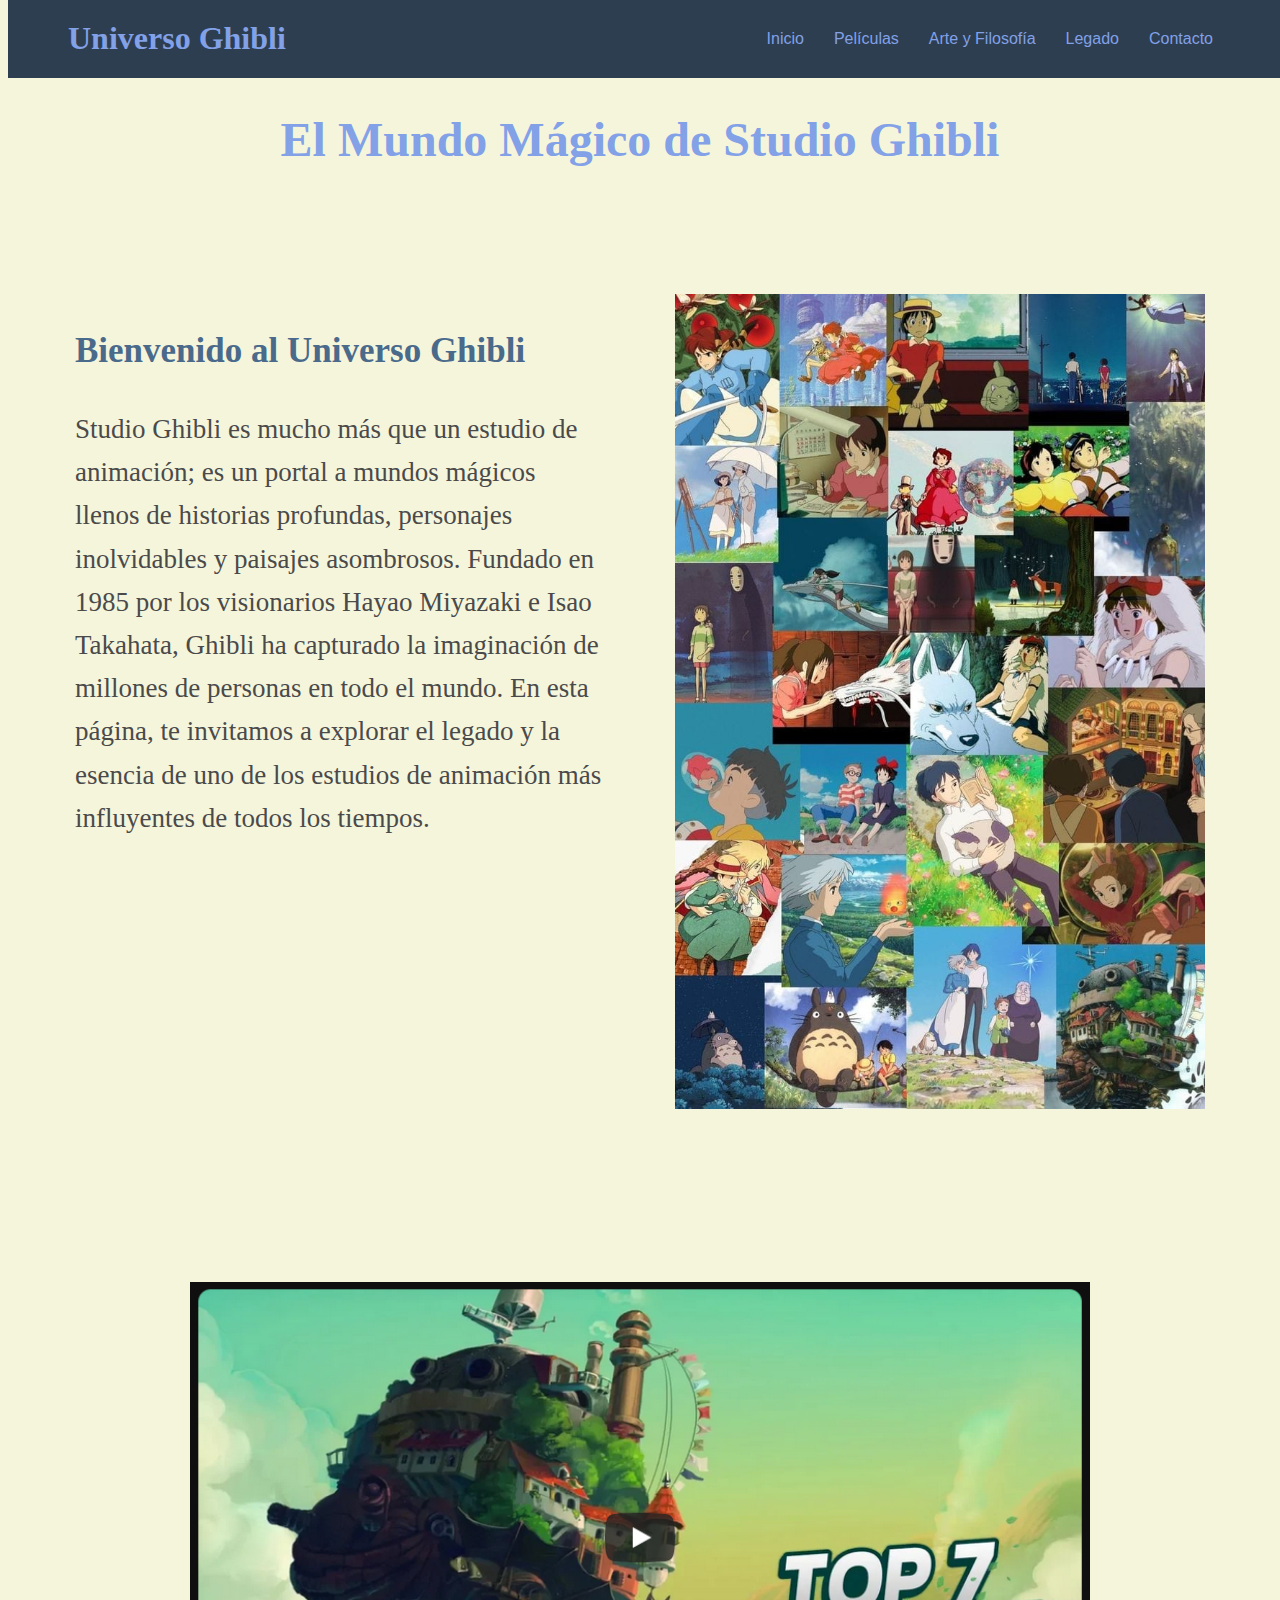
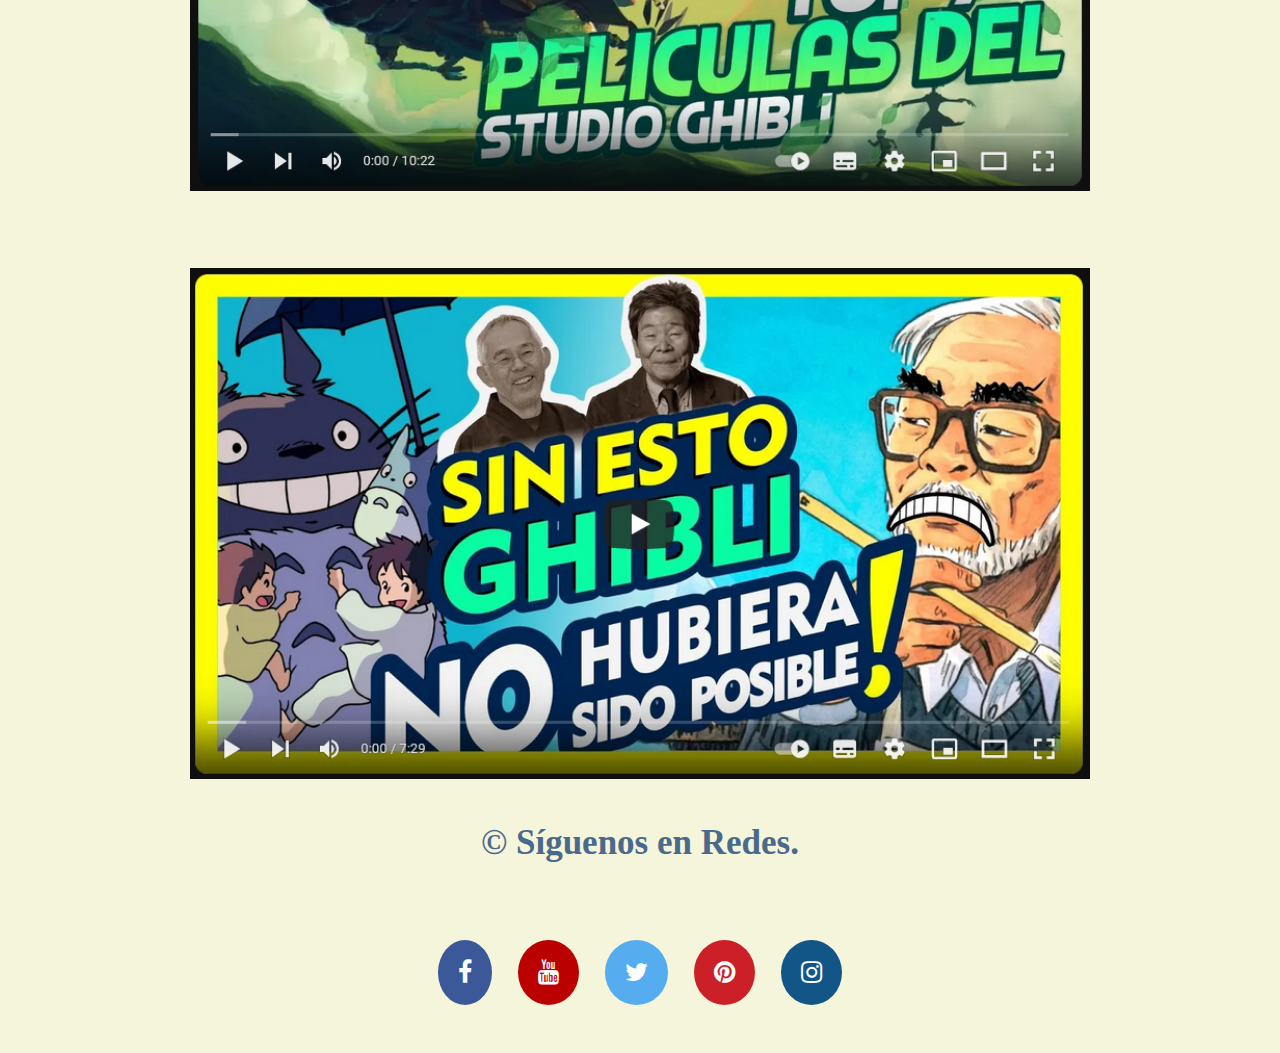
<file: index.html>
<!DOCTYPE html>
<html lang="es">
<head>
    <meta charset="UTF-8">
    <meta name="viewport" content="width=device-width, initial-scale=1.0">
    <meta name="description" content="Pagina web informativa y de homenaje a Studio Ghibli.">
    <meta name="keywords" content="homenaje, películas, arte, filosofía, legado, estilo, técnica">
    <title>Universo Ghibli - Inicio</title>
    <link rel="stylesheet" href="css/index.css">
    <link rel="preconnect" href="https://fonts.googleapis.com">
    <link rel="preconnect" href="https://fonts.gstatic.com" crossorigin>
    <link href="https://fonts.googleapis.com/css2?family=Roboto:wght@300;400;700&display=swap" rel="stylesheet">
    <link rel="stylesheet" href="https://cdnjs.cloudflare.com/ajax/libs/font-awesome/4.7.0/css/font-awesome.min.css">
</head>
<body>
    <!-- Cabecera con el menú de navegación -->
    <header>
        <div class="container">
            <div class="logo">
                <h1>Universo Ghibli</h1>
            </div>
            <nav>
                <ul class="nav-list">
                    <li><a href="index.html">Inicio</a></li>
                    <li><a href="películas.html">Películas</a></li>
                    <li><a href="arte y filosofía.html">Arte y Filosofía</a></li>
                    <li><a href="legado.html">Legado</a></li>
                    <li><a href="contacto.html">Contacto</a></li>
                </ul>
            </nav>
        </div>
    </header>

    <!-- Sección de título -->
    <section id="inicio" class="hero">
        <div class="hero-content">
            <div class="titulo">
                <h1 style="text-align: center;">El Mundo Mágico de Studio Ghibli</h1>
            </div>
        </div>
    </section>

    <!-- Sección de introducción-->
    <section id="introduccion" class="section">
        <div class="container">
            <div class="collage">
                <div class="collage-texto">
                    <h2 style="text-align: left;">Bienvenido al Universo Ghibli</h2>
                    <p style="text-align: left;">Studio Ghibli es mucho más que un estudio de animación; es un portal a mundos mágicos llenos de historias profundas, personajes inolvidables y paisajes asombrosos. Fundado en 1985 por los visionarios Hayao Miyazaki e Isao Takahata, Ghibli ha capturado la imaginación de millones de personas en todo el mundo. En esta página, te invitamos a explorar el legado y la esencia de uno de los estudios de animación más influyentes de todos los tiempos. </p>
                </div>
                <div class="collage-texto">
                    <img src="imagenes/collage studio ghibli.jpg" alt="collage-peliculas" width="600" height="928">
                </div>
            </div>
        </div>
    
    </section>

    <!-- Sección de videos -->
    <div class="videos">
        <div class="video1">
            <a href="https://www.youtube.com/watch?v=0tHUZNyo2us" target="_blank"><img src="imagenes/peliculas mas conocidas de studio ghibli.png" alt="peliculas" width="900" height="509"></a>
        </div>
        <div class="video2">
            <a href="https://www.youtube.com/watch?v=ec_FuTgbMA8" target="_blank"><img src="imagenes/entrevistas a los creadores de studio ghibli.png" alt="entrevistas" width="900" height="509"></a>
        </div>
    </div>

    <!-- Pie de página -->
    <footer>
        <div class="redes">
            <h2>&copy; Síguenos en Redes.</h2>
            <div class="fa">
                <a href="#" class="fa fa-facebook"></a>
                <a href="#" class="fa fa-youtube"></a>
                <a href="#" class="fa fa-twitter"></a>
                <a href="#" class="fa fa-pinterest"></a>
                <a href="#" class="fa fa-instagram"></a>
            </div>
        </div>
    </footer>
</body>
</html>
</file>
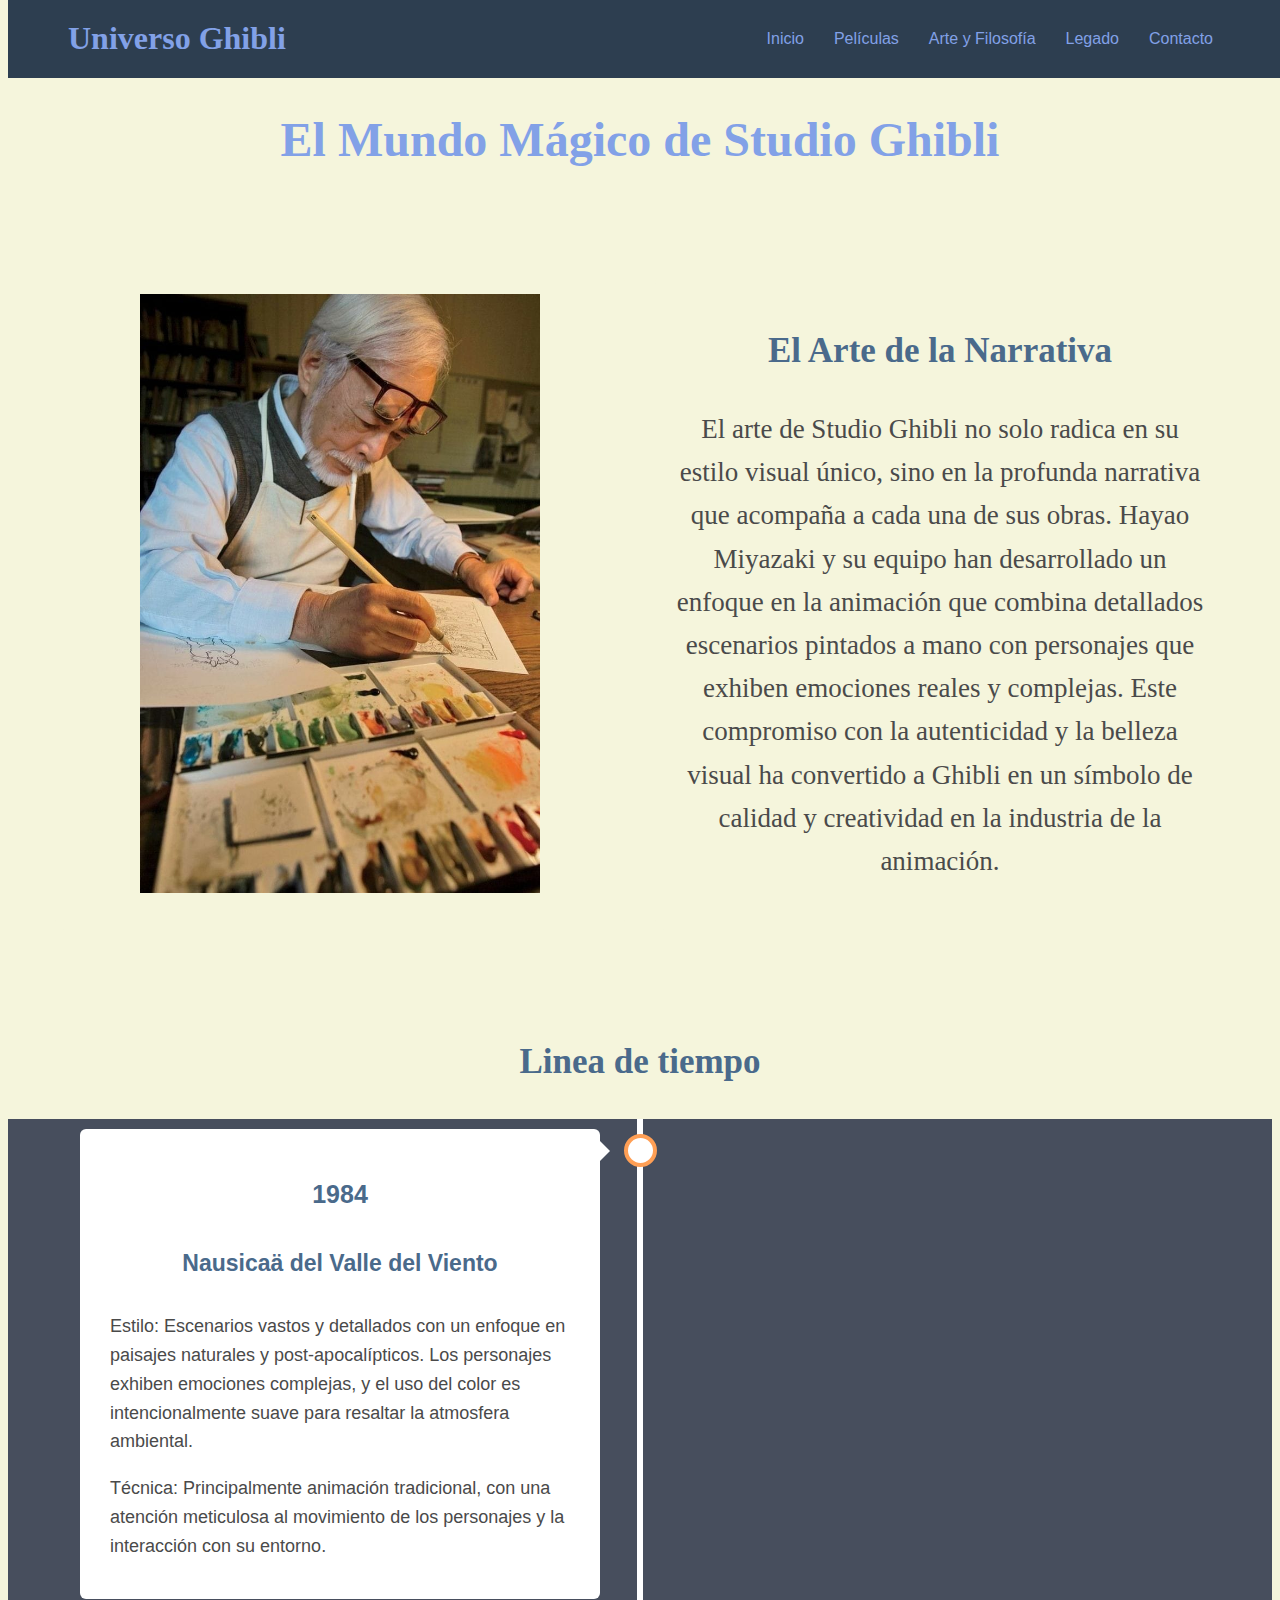
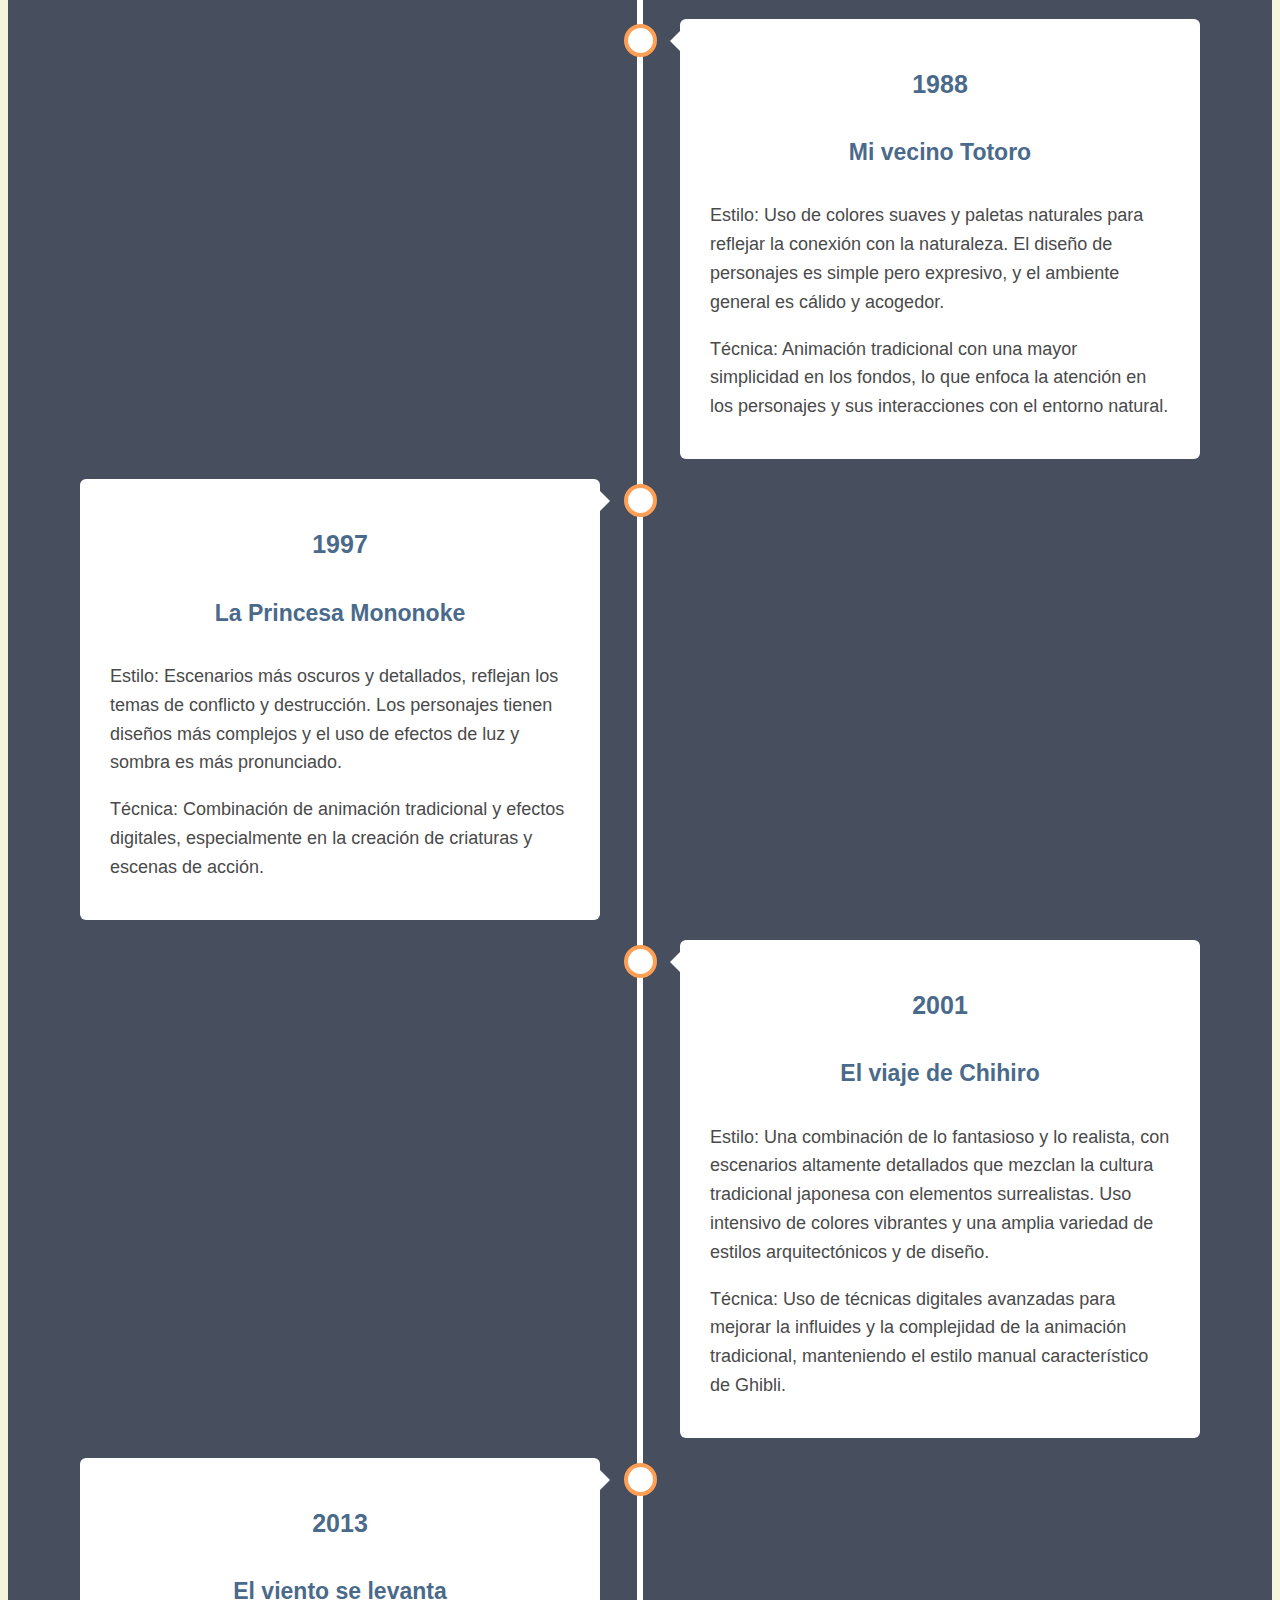
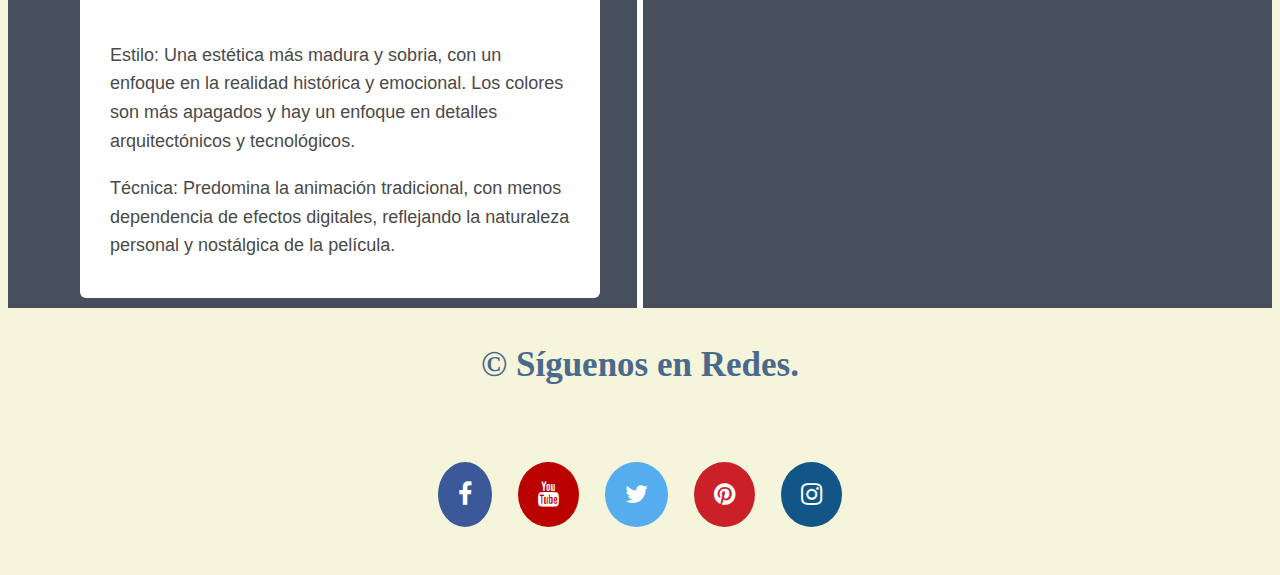
<file: arte y filosofía.html>
<!DOCTYPE html>
<html lang="es">
<head>
    <meta charset="UTF-8">
    <meta name="viewport" content="width=device-width, initial-scale=1.0">
    <meta name="description" content="Pagina web informativa y de homenaje a Studio Ghibli.">
    <meta name="keywords" content="homenaje, películas, arte, filosofía, legado, estilo, técnica">
    <title>Universo Ghibli - Arte y Filosofía</title>
    <link rel="stylesheet" href="css/arte y filosofía.css">
    <link rel="preconnect" href="https://fonts.googleapis.com">
    <link rel="preconnect" href="https://fonts.gstatic.com" crossorigin>
    <link href="https://fonts.googleapis.com/css2?family=Roboto:wght@300;400;700&display=swap" rel="stylesheet">
    <link rel="stylesheet" href="https://cdnjs.cloudflare.com/ajax/libs/font-awesome/4.7.0/css/font-awesome.min.css">
</head>
<body>
    <!-- Cabecera con el menú de navegación -->
    <header>
        <div class="container1">
            <div class="logo">
                <h1>Universo Ghibli</h1>
            </div>
            <nav>
                <ul class="nav-list">
                    <li><a href="index.html">Inicio</a></li>
                    <li><a href="películas.html">Películas</a></li>
                    <li><a href="arte y filosofía.html">Arte y Filosofía</a></li>
                    <li><a href="legado.html">Legado</a></li>
                    <li><a href="contacto.html">Contacto</a></li>
                </ul>
            </nav>
        </div>
    </header>

    <!-- Sección de título -->
    <section id="inicio" class="hero">
        <div class="hero-content">
            <div class="titulo">
                <h1 style="text-align: center;">El Mundo Mágico de Studio Ghibli</h1>
            </div>
        </div>
    </section>

    <!-- Sección de introducción -->
    <section id="filosofia" class="section">
        <div class="arte">
            <div class="creaciones">
                <div class="creacion-escena">
                    <img src="imagenes/ilustracion del proceso de creacion de una escena.jpg" alt="ilustracion" width="400" height="600">
                </div>
                <div class="creacion-escena">
                    <h2>El Arte de la Narrativa</h2>
                    <p>El arte de Studio Ghibli no solo radica en su estilo visual único, sino en la profunda narrativa que acompaña a cada una de sus obras. Hayao Miyazaki y su equipo han desarrollado un enfoque en la animación que combina detallados escenarios pintados a mano con personajes que exhiben emociones reales y complejas. Este compromiso con la autenticidad y la belleza visual ha convertido a Ghibli en un símbolo de calidad y creatividad en la industria de la animación.</p>
                </div>
            </div>
        </div>
    </section>

    <!-- Sección de linea de tiempo -->
    <div class="tiempos">
        <h2>Linea de tiempo</h2>
    </div>
    <section id="tiempo" class="linea">
        <div class="timeline">
            <div class="container left">
                <div class="content">
                    <h3>1984</h3>
                    <h4>Nausicaä del Valle del Viento</h4>
                    <p>Estilo: Escenarios vastos y detallados con un enfoque en paisajes naturales y post-apocalípticos. Los personajes exhiben emociones complejas, y el uso del color es intencionalmente suave para resaltar la atmosfera ambiental.</p>
                    <p>Técnica: Principalmente animación tradicional, con una atención meticulosa al movimiento de los personajes y la interacción con su entorno. </p>
                </div>
            </div>
            <div class="container right">
                <div class="content">
                    <h3>1988</h3>
                    <h4>Mi vecino Totoro</h4>
                    <p>Estilo: Uso de colores suaves y paletas naturales para reflejar la conexión con la naturaleza. El diseño de personajes es simple pero expresivo, y el ambiente general es cálido y acogedor.</p>
                    <p>Técnica: Animación tradicional con una mayor simplicidad en los fondos, lo que enfoca la atención en los personajes y sus interacciones con el entorno natural. </p>
                </div>
            </div>
            <div class="container left">
                <div class="content">
                    <h3>1997</h3>
                    <h4>La Princesa Mononoke</h4>
                    <p>Estilo: Escenarios más oscuros y detallados, reflejan los temas de conflicto y destrucción. Los personajes tienen diseños más complejos y el uso de efectos de luz y sombra es más pronunciado.</p>
                    <p>Técnica: Combinación de animación tradicional y efectos digitales, especialmente en la creación de criaturas y escenas de acción. </p>
                </div>
            </div>
            <div class="container right">
                <div class="content">
                    <h3>2001</h3>
                    <h4>El viaje de Chihiro</h4>
                    <p>Estilo: Una combinación de lo fantasioso y lo realista, con escenarios altamente detallados que mezclan la cultura tradicional japonesa con elementos surrealistas. Uso intensivo de colores vibrantes y una amplia variedad de estilos arquitectónicos y de diseño.</p>
                    <p>Técnica: Uso de técnicas digitales avanzadas para mejorar la influides y la complejidad de la animación tradicional, manteniendo el estilo manual característico de Ghibli. </p>
                </div>
            </div>
            <div class="container left">
                <div class="content">
                    <h3>2013</h3>
                    <h4>El viento se levanta</h4>
                    <p>Estilo: Una estética más madura y sobria, con un enfoque en la realidad histórica y emocional. Los colores son más apagados y hay un enfoque en detalles arquitectónicos y tecnológicos.</p>
                    <p>Técnica: Predomina la animación tradicional, con menos dependencia de efectos digitales, reflejando la naturaleza personal y nostálgica de la película. </p>
                </div>
            </div>
        </div>
    </section>

    <!-- Pie de página -->
    <footer>
        <div class="redes">
            <h2>&copy; Síguenos en Redes.</h2>
            <div class="fa">
                <a href="#" class="fa fa-facebook"></a>
                <a href="#" class="fa fa-youtube"></a>
                <a href="#" class="fa fa-twitter"></a>
                <a href="#" class="fa fa-pinterest"></a>
                <a href="#" class="fa fa-instagram"></a>
            </div>
        </div>
    </footer>
</body>
</html>
</file>
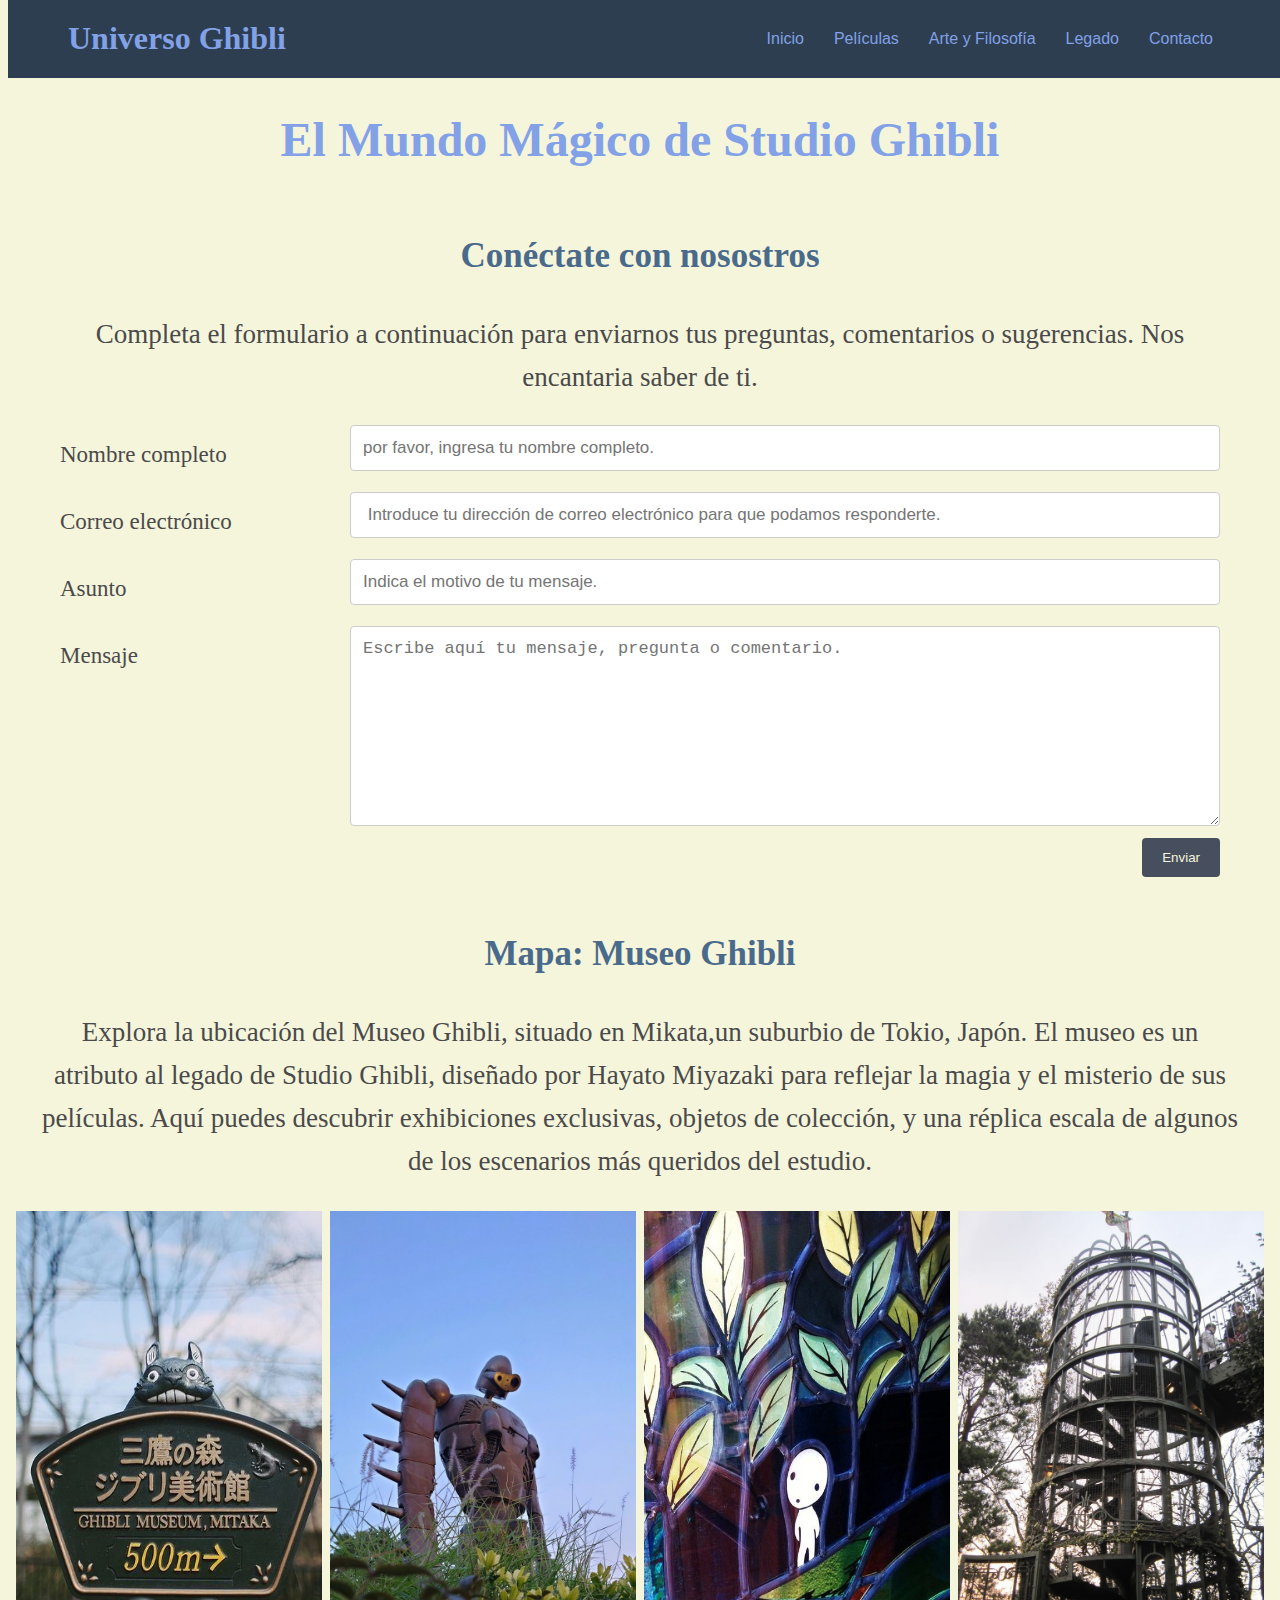
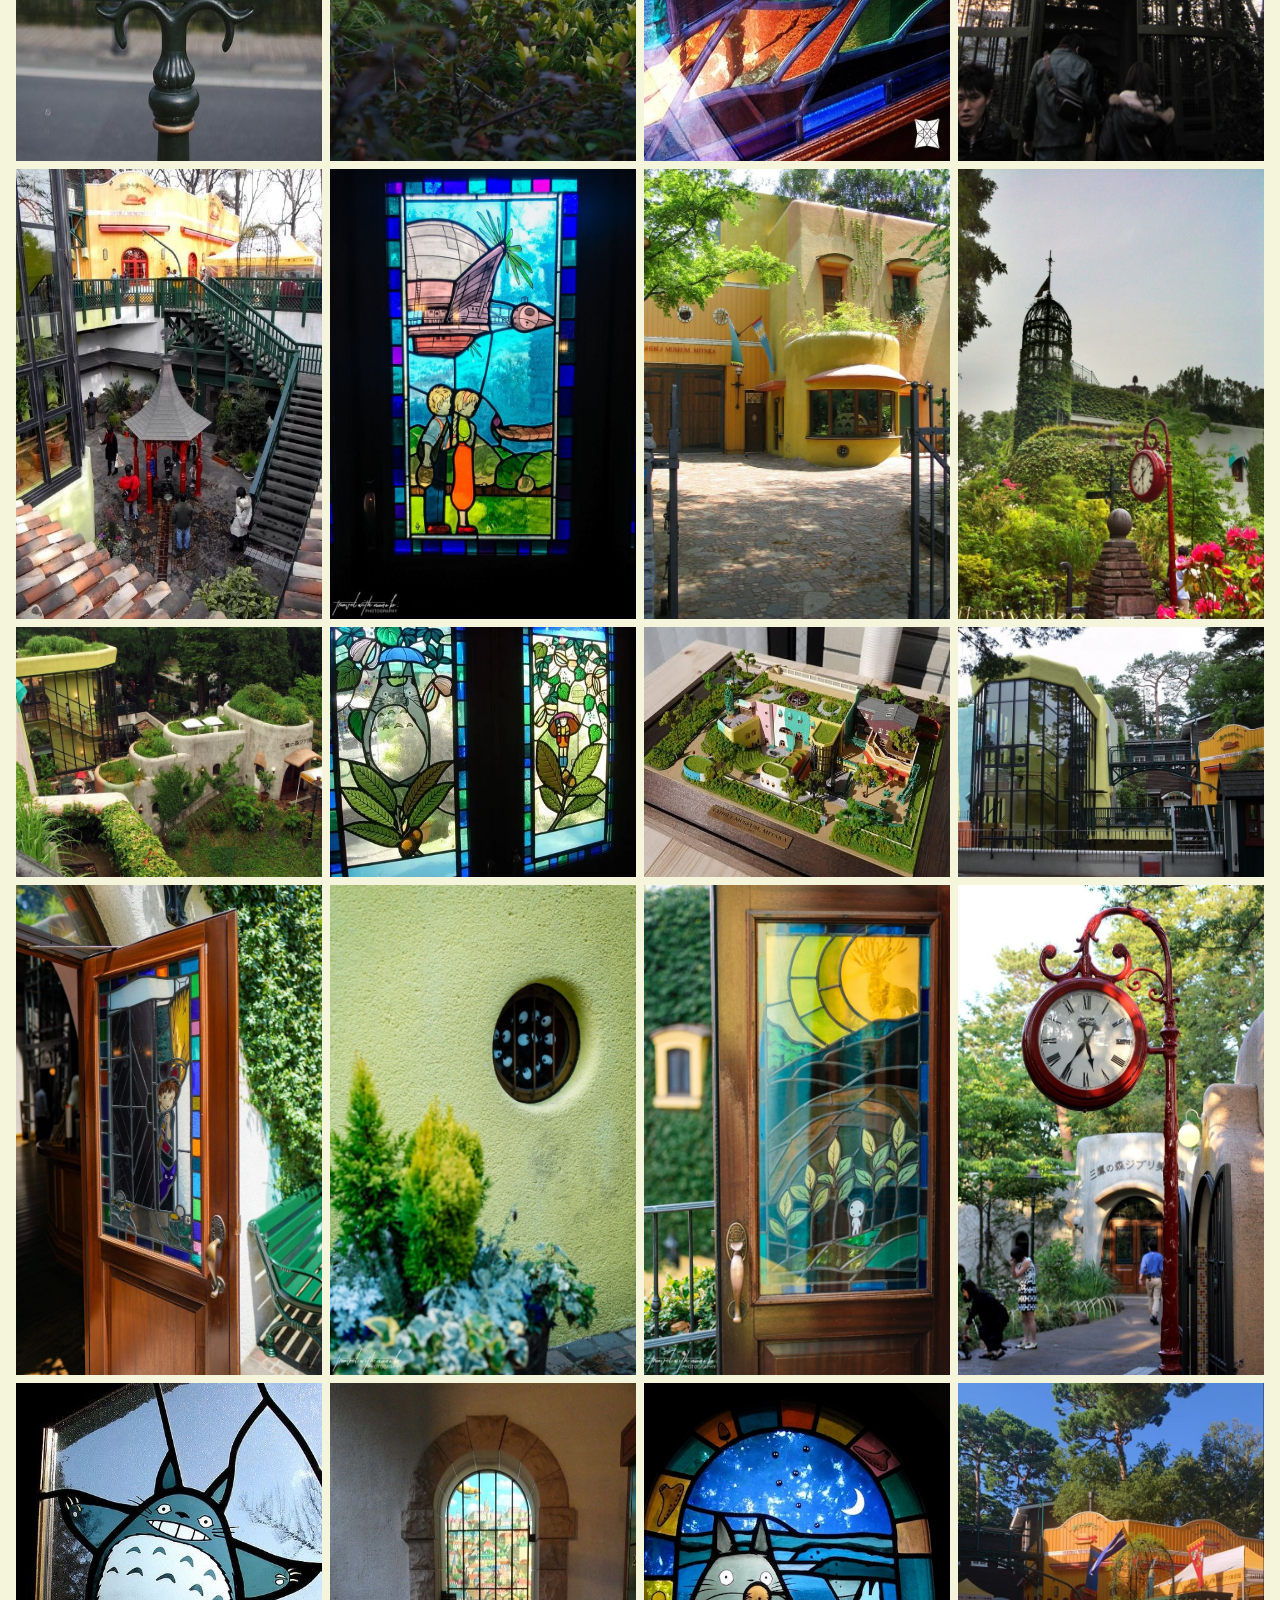
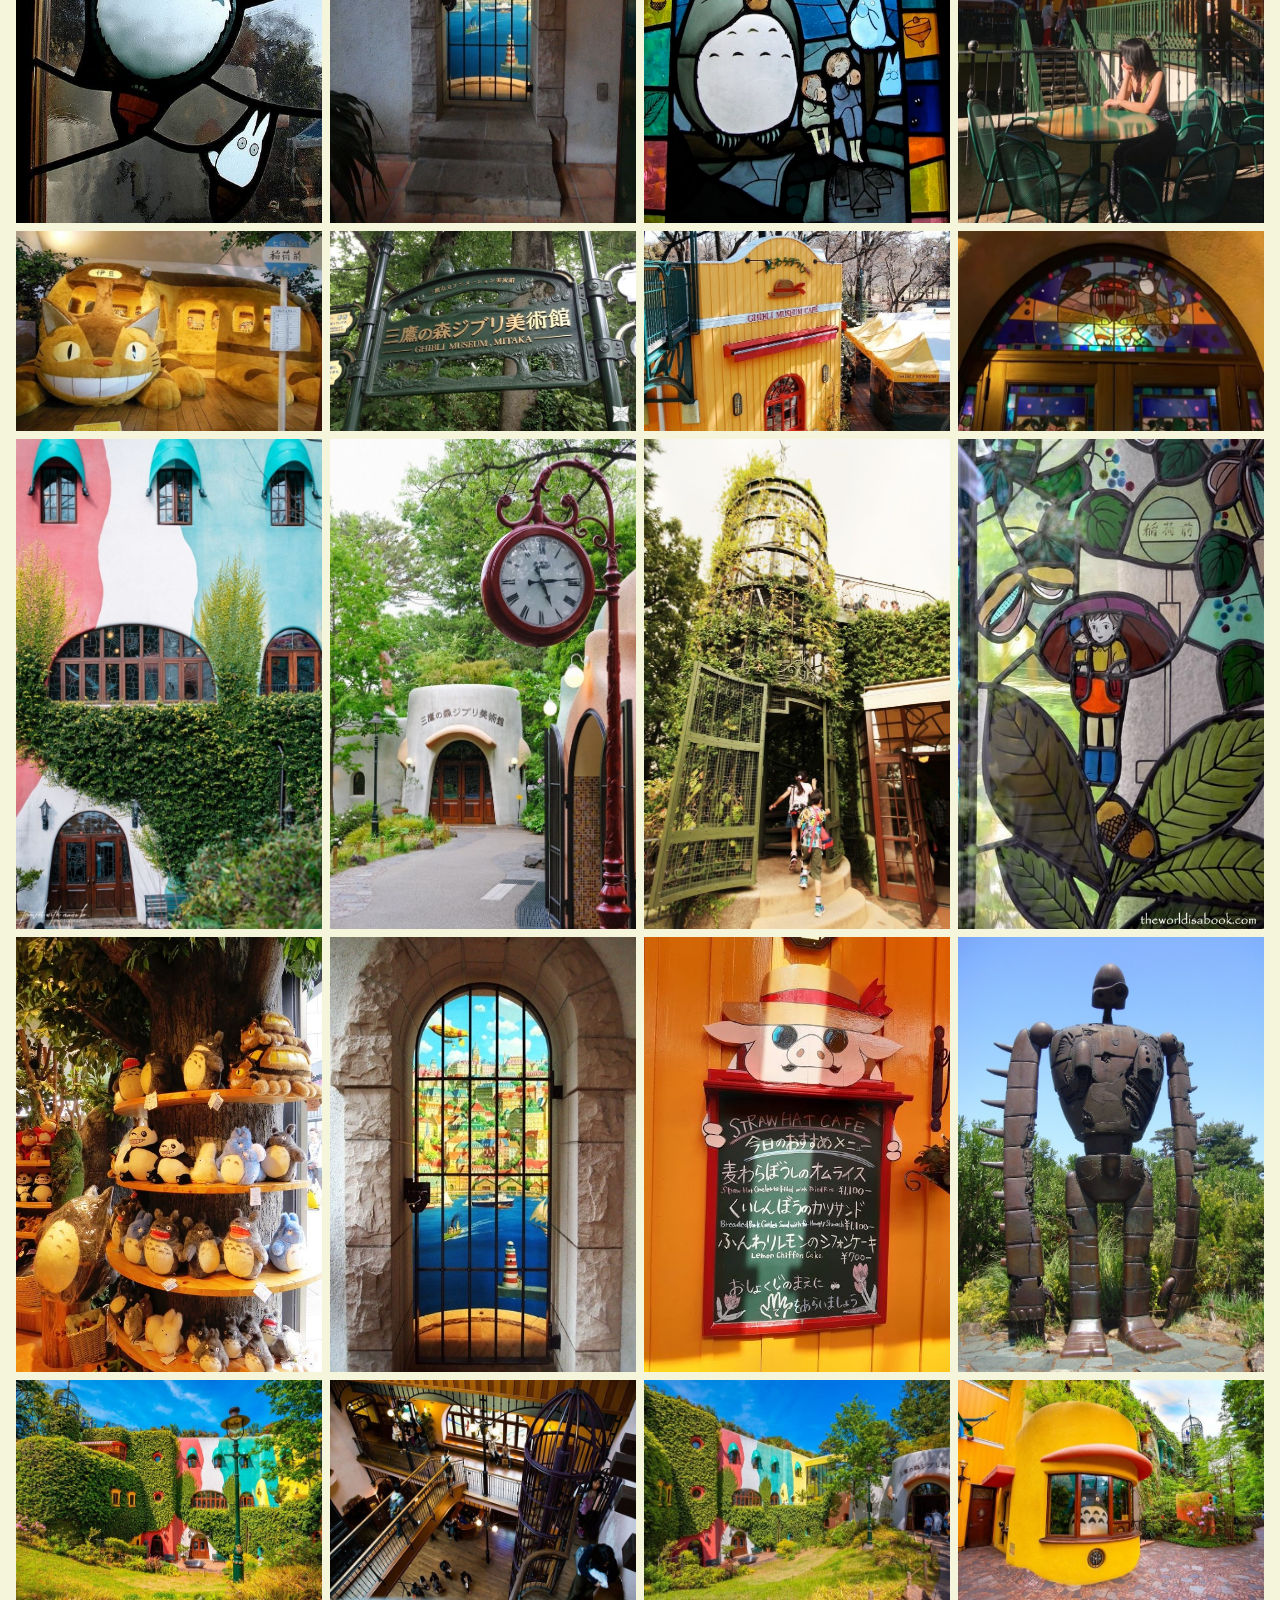
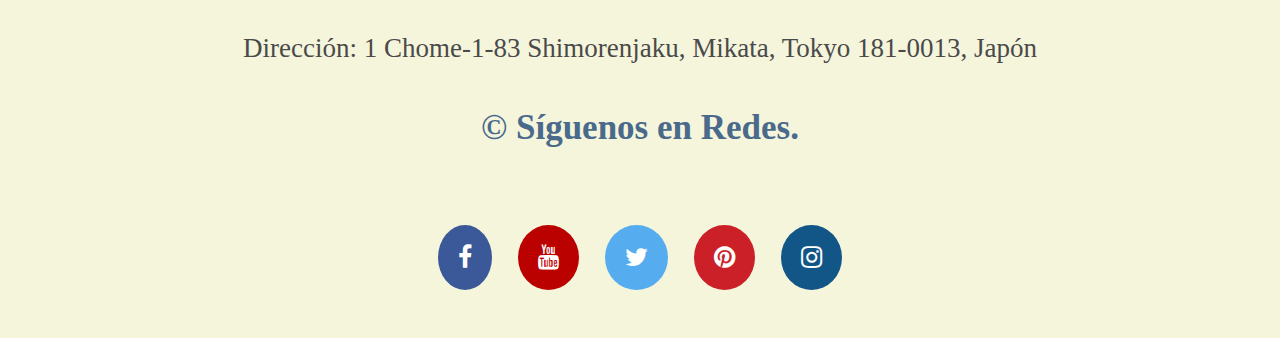
<file: contacto.html>
<!DOCTYPE html>
<html lang="es">
<head>
    <meta charset="UTF-8">
    <meta name="viewport" content="width=device-width, initial-scale=1.0">
    <meta name="description" content="Pagina web informativa y de homenaje a Studio Ghibli.">
    <meta name="keywords" content="homenaje, películas, arte, filosofía, legado, estilo, técnica">
    <title>Universo Ghibli - Contacto</title>
    <link rel="stylesheet" href="css/contacto.css">
    <link rel="preconnect" href="https://fonts.googleapis.com">
    <link rel="preconnect" href="https://fonts.gstatic.com" crossorigin>
    <link href="https://fonts.googleapis.com/css2?family=Roboto:wght@300;400;700&display=swap" rel="stylesheet">
    <link rel="stylesheet" href="https://cdnjs.cloudflare.com/ajax/libs/font-awesome/4.7.0/css/font-awesome.min.css">
</head>
<body>
    <!-- Cabecera con el menú de navegación -->
    <header>
        <div class="container">
            <div class="logo">
                <h1>Universo Ghibli</h1>
            </div>
            <nav>
                <ul class="nav-list">
                    <li><a href="index.html">Inicio</a></li>
                    <li><a href="películas.html">Películas</a></li>
                    <li><a href="arte y filosofía.html">Arte y Filosofía</a></li>
                    <li><a href="legado.html">Legado</a></li>
                    <li><a href="contacto.html">Contacto</a></li>
                </ul>
            </nav>
        </div>
    </header>

    <!-- Sección de título -->
    <section id="inicio" class="hero">
        <div class="hero-content">
            <div class="titulo">
                <h1 style="text-align: center;">El Mundo Mágico de Studio Ghibli</h1>
            </div>
        </div>
    </section>

    <!-- Seccion de formulario -->
    <section id="llenar" class="formulario">
        <h2>Conéctate con nosostros</h2>
        <p>Completa el formulario a continuación para enviarnos tus preguntas, comentarios o sugerencias. Nos encantaria saber de ti.</p>
        <div class="desarrolla">
            <form action="action_page.php">
                <div class="conecta">
                    <div class="col-25">
                        <label for="nombre">Nombre completo</label>
                    </div>
                    <div class="col-75">
                        <input type="text" id="nombre" name="nombrecompleto" placeholder="por favor, ingresa tu nombre completo.">
                    </div>
                </div>
                <div class="conecta">
                    <div class="col-25">
                        <label for="correo">Correo electrónico</label>
                    </div>
                    <div class="col-75">
                        <input type="text" id="correo" name="correo electrónico" placeholder=" Introduce tu dirección de correo electrónico para que podamos responderte.">
                    </div>
                </div>
                <div class="conecta">
                    <div class="col-25">
                        <label for="motivo">Asunto</label>
                    </div>
                    <div class="col-75">
                        <input type="text" id="motivo" name="asunto" placeholder="Indica el motivo de tu mensaje.">
                    </div>
                </div>
                <div class="conecta">
                    <div class="col-25">
                        <label for="comentario">Mensaje</label>
                    </div>
                    <div class="col-75">
                        <textarea id="comentario" name="mensaje" placeholder="Escribe aquí tu mensaje, pregunta o comentario." style="height: 200px;"></textarea>
                    </div>
                </div>
                <div class="conecta">
                    <input type="submit" value="Enviar">
                </div>
            </form>
        </div>
    </section>

    <!-- Sección del Museo de Studio Ghibli -->
    <section id="mapa" class="interactivo">
        <div clas="subtitulo-mapa">
            <div class="ubicacion">
                <h2 style="text-align: center;">Mapa: Museo Ghibli</h2>
                <p>Explora la ubicación del Museo Ghibli, situado en Mikata,un suburbio de Tokio, Japón. El museo es un atributo al legado de Studio Ghibli, diseñado por Hayato Miyazaki para reflejar la magia y el misterio de sus películas. Aquí puedes descubrir exhibiciones exclusivas, objetos de colección, y una réplica escala de algunos de los escenarios más queridos del estudio.</p>
            </div>
        </div> 
        <div class="row">
            <div class="column">
                <img src="imagenes/museo señalizaciones2.jpg" alt="señalizaciones" width="350" height="550">
            </div>
            <div class="column">
                <img src="imagenes/museo robot.jpg" alt="robot" width="350" height="550">
            </div>
            <div class="column">
                <img src="imagenes/museo vidreal 6.jpg" alt="vidreal" width="350" height="550">
            </div>
            <div class="column">
                <img src="imagenes/museo escaleras.jpg" alt="escaleras" width="350" height="550">
            </div>
            <div class="column">
                <img src="imagenes/museo vista desde arriba 2.jpg" alt="vista" width="350" height="450">
            </div>
            <div class="column">
                <img src="imagenes/museo vidreal 3.jpg" alt="vidreal" width="350" height="450">
            </div>
            <div class="column">
                <img src="imagenes/museo entrada.jpg" alt="entrada" width="350" height="450">
            </div>
            <div class="column">
                <img src="imagenes/museo vista escaleras y reloj.jpg" alt="vista" width="350" height="450">
            </div>
            <div class="column">
                <img src="imagenes/museo vista desde arriba.jpg" alt="vista" width="350" height="250">
            </div>
            <div class="column">
                <img src="imagenes/museo vidreal 9.jpg" alt="vidreal" width="350" height="250">
            </div>
            <div class="column">
                <img src="imagenes/museo maqueta.jpg" alt="maqueta" width="350" height="250">
            </div>
            <div class="column">
                <img src="imagenes/museo studio ghibli.jpg" alt="studio" width="350" height="250">
            </div>
            <div class="column">
                <img src="imagenes/museo vidreal 8.jpg" alt="vidreal" width="350" height="490">
            </div>
            <div class="column">
                <img src="imagenes/museo ventanilla.jpg" alt="ventanilla" width="350" height="490">
            </div>
            <div class="column">
                <img src="imagenes/museo vidreal.jpg" alt="vidreal" width="350" height="490">
            </div>
            <div class="column">
                <img src="imagenes/museo reloj.jpg" alt="reloj" width="350" height="490">
            </div>
            <div class="column">
                <img src="imagenes/museo vidreal 4.jpg" alt="vidreal" width="350" height="440">
            </div>
            <div class="column">
                <img src="imagenes/museo puerta 2.jpg" alt="puerta" width="350" height="440">
            </div>
            <div class="column">
                <img src="imagenes/museo vidreal 5.jpg" alt="vidreal" width="350" height="440">
            </div>
            <div class="column">
                <img src="imagenes/museo sillas.jpg" alt="sillas" width="350" height="440">
            </div>
            <div class="column">
                <img src="imagenes/museo gato bus.jpg" alt="gato" width="350" height="200">
            </div>
            <div class="column">
                <img src="imagenes/museo señalizaciones.jpg" alt="señalizaciones" width="350" height="200">
            </div>
            <div class="column">
                <img src="imagenes/museo studio ghibli 2.jpg" alt="studio" width="350" height="200">
            </div>
            <div class="column">
                <img src="imagenes/museo vidreal 7.jpg" alt="vidreal" width="350" height="200">
            </div>
            <div class="column">
                <img src="imagenes/museo edificio.jpg" alt="edificio" width="350" height="490">
            </div>
            <div class="column">
                <img src="imagenes/museo reloj 2.jpg" alt="reloj" width="350" height="490">
            </div>
            <div class="column">
                <img src="imagenes/museo escaleras 2.jpg" alt="escaleras" width="350" height="490">
            </div>
            <div class="column">
                <img src="imagenes/museo vidreal 2.jpg" alt="vidreal" width="350" height="490">
            </div>
            <div class="column">
                <img src="imagenes/museo peluches.jpg" alt="peluches" width="350" height="435">
            </div>
            <div class="column">
                <img src="imagenes/museo puerta.jpg" alt="puerta" width="350" height="435">
            </div>
            <div class="column">
                <img src="imagenes/museo letrero.jpg" alt="letrero" width="350" height="435">
            </div>
            <div class="column">
                <img src="imagenes/museo robot 2.jpg" alt="robot" width="350" height="435">
            </div>
            <div class="column">
                <img src="imagenes/museo vista panoramica 2.jpg" alt="panoramica" width="350" height="220">
            </div>
            <div class="column">
                <img src="imagenes/museo desde adentro.jpg" alt="vista" width="350" height="220">
            </div>
            <div class="column">
                <img src="imagenes/museo vista panoramica.jpg" alt="panoramica" width="350" height="220">
            </div>
            <div class="column">
                <img src="imagenes/museo totoro.jpg" alt="totoro" width="350" height="220">
            </div>
        </div>
        <div class="texto-mapa">
            <p>Dirección: 1 Chome-1-83 Shimorenjaku, Mikata, Tokyo 181-0013, Japón</p>
        </div>
    </section>
    
    <!-- Pie de página -->
    <footer>
        <div class="redes">
            <h2>&copy; Síguenos en Redes.</h2>
            <div class="fa">
                <a href="#" class="fa fa-facebook"></a>
                <a href="#" class="fa fa-youtube"></a>
                <a href="#" class="fa fa-twitter"></a>
                <a href="#" class="fa fa-pinterest"></a>
                <a href="#" class="fa fa-instagram"></a>
            </div>
        </div>
    </footer>
</body>
</html>
</file>
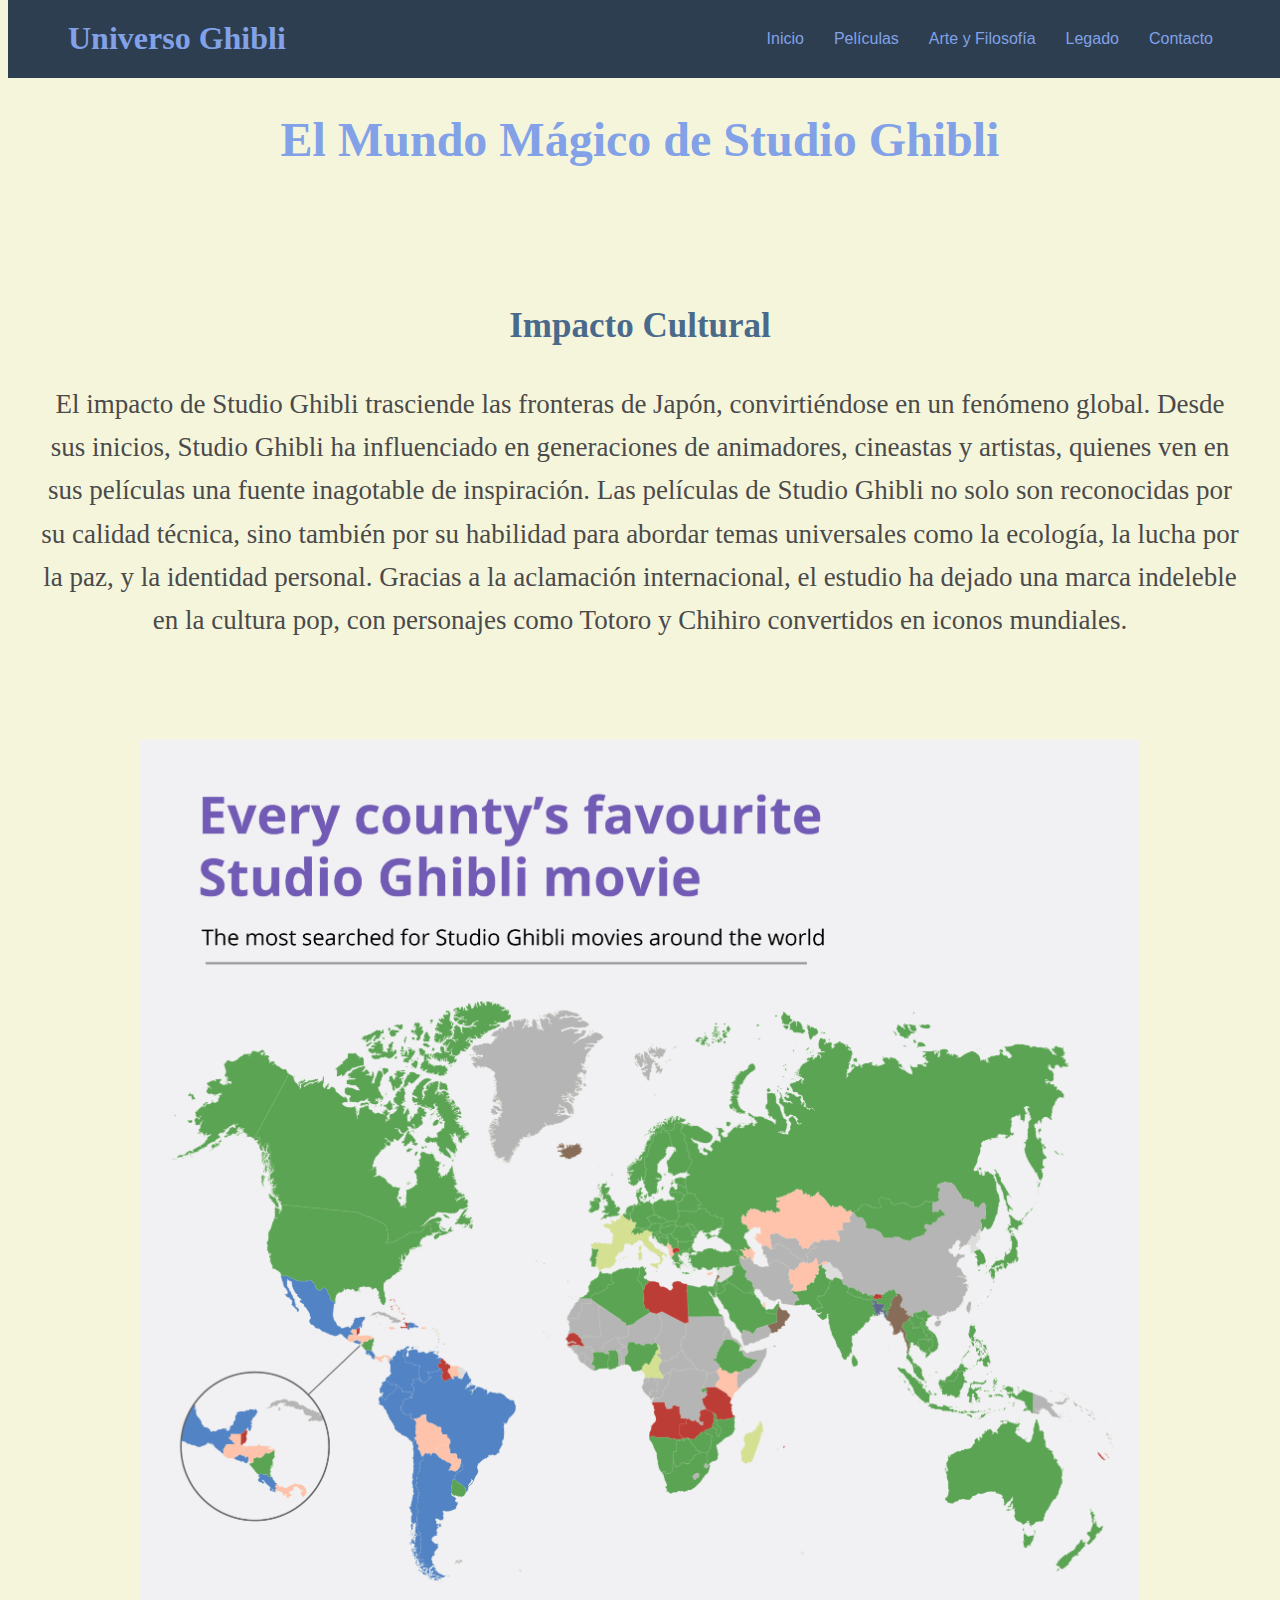
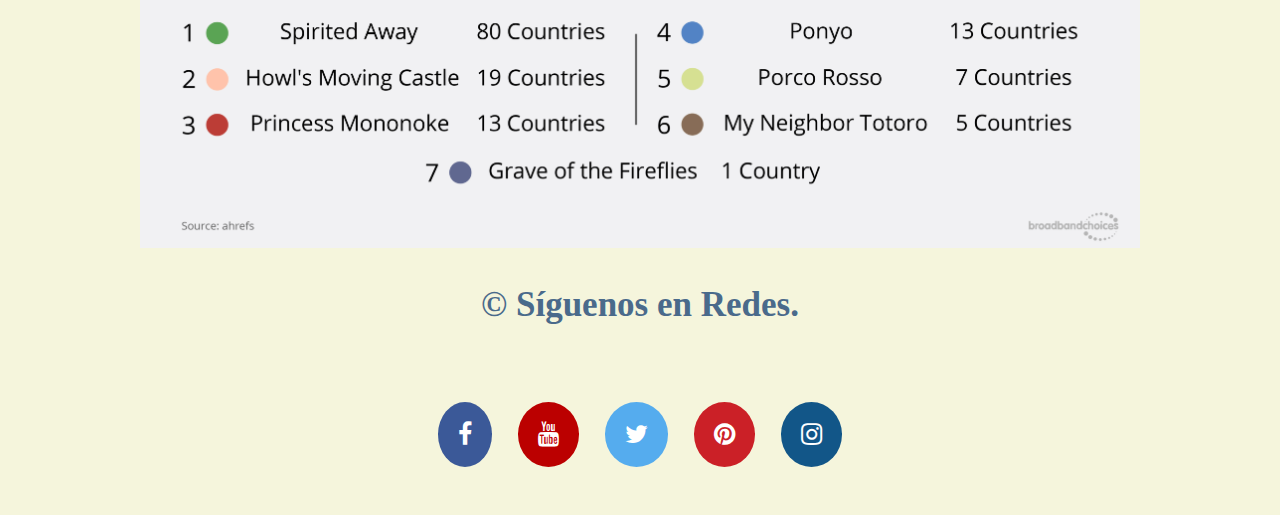
<file: legado.html>
<!DOCTYPE html>
<html lang="es">
<head>
    <meta charset="UTF-8">
    <meta name="viewport" content="width=device-width, initial-scale=1.0">
    <meta name="description" content="Pagina web informativa y de homenaje a Studio Ghibli.">
    <meta name="keywords" content="homenaje, películas, arte, filosofía, legado, estilo, técnica">
    <title>Universo Ghibli - Legado</title>
    <link rel="stylesheet" href="css/legado.css">
    <link rel="preconnect" href="https://fonts.googleapis.com">
    <link rel="preconnect" href="https://fonts.gstatic.com" crossorigin>
    <link href="https://fonts.googleapis.com/css2?family=Roboto:wght@300;400;700&display=swap" rel="stylesheet">
    <link rel="stylesheet" href="https://cdnjs.cloudflare.com/ajax/libs/font-awesome/4.7.0/css/font-awesome.min.css">
</head>
<body>
    <!-- Cabecera con el menú de navegación -->
    <header>
        <div class="container">
            <div class="logo">
                <h1>Universo Ghibli</h1>
            </div>
            <nav>
                <ul class="nav-list">
                    <li><a href="index.html">Inicio</a></li>
                    <li><a href="películas.html">Películas</a></li>
                    <li><a href="arte y filosofía.html">Arte y Filosofía</a></li>
                    <li><a href="legado.html">Legado</a></li>
                    <li><a href="contacto.html">Contacto</a></li>
                </ul>
            </nav>
        </div>
    </header>

    <!-- Sección de título -->
    <section id="inicio" class="hero">
        <div class="hero-content">
            <div class="titulo">
                <h1 style="text-align: center;">El Mundo Mágico de Studio Ghibli</h1>
            </div>
        </div>
    </section>

    <!-- Sección de intoducción-->
    <section id="legado" class="section">
        <div class="impacto">
            <h2 style="text-align: center;">Impacto Cultural</h2>
            <p>El impacto de Studio Ghibli trasciende las fronteras de Japón, convirtiéndose en un fenómeno global. Desde sus inicios, Studio Ghibli ha influenciado en generaciones de animadores, cineastas y artistas, quienes ven en sus películas una fuente inagotable de inspiración. Las películas de Studio Ghibli no solo son reconocidas por su calidad técnica, sino también por su habilidad para abordar temas universales como la ecología, la lucha por la paz, y la identidad personal. Gracias a la aclamación internacional, el estudio ha dejado una marca indeleble en la cultura pop, con personajes como Totoro y Chihiro convertidos en iconos mundiales.</p>
        </div>
    </section>

    <!-- Sección de mapa -->
    <div class="mapa">
        <img src="imagenes/ghibli-map_gks4.png" alt="mapa-studio-ghibli" width="1000" height="1100">
    </div>

    <!-- Pie de página -->
    <footer>
        <div class="redes">
            <h2>&copy; Síguenos en Redes.</h2>
            <div class="fa">
                <a href="#" class="fa fa-facebook"></a>
                <a href="#" class="fa fa-youtube"></a>
                <a href="#" class="fa fa-twitter"></a>
                <a href="#" class="fa fa-pinterest"></a>
                <a href="#" class="fa fa-instagram"></a>
            </div>
        </div>
    </footer>
</body>
</html>
</file>
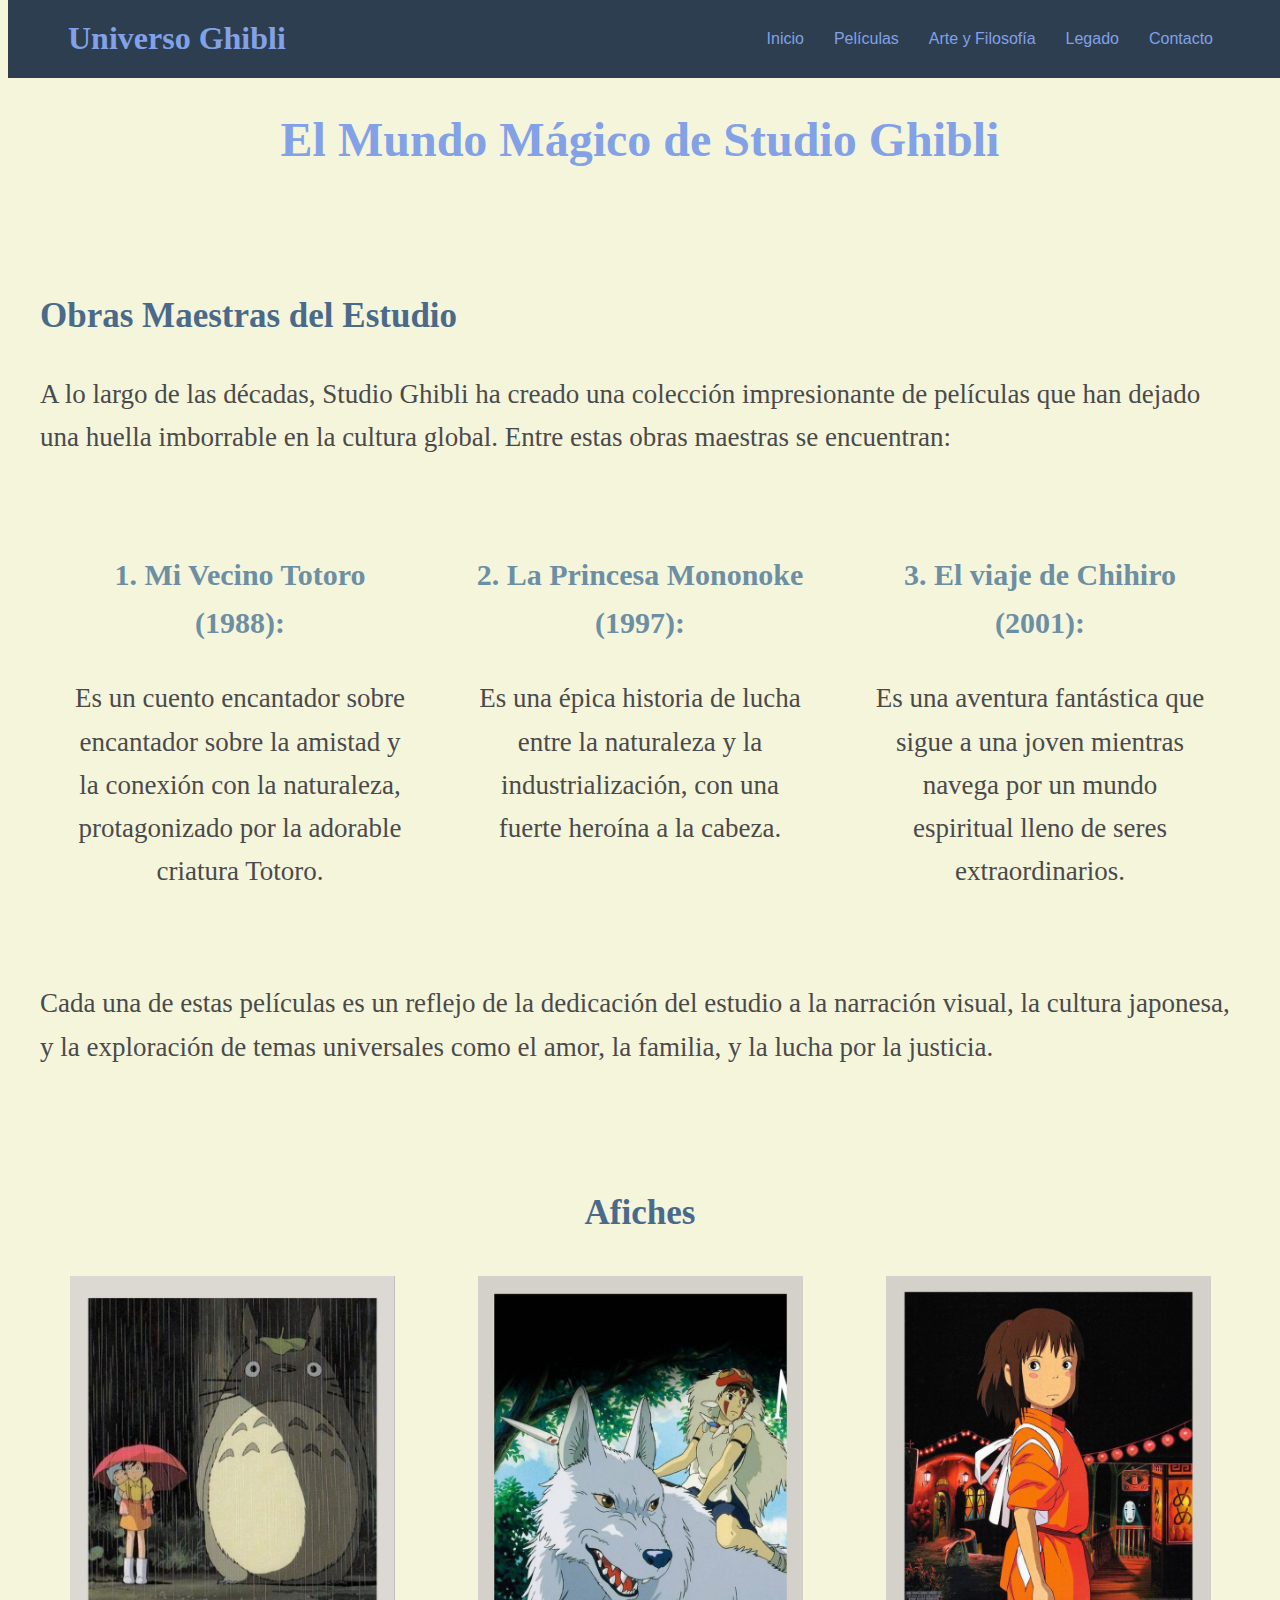
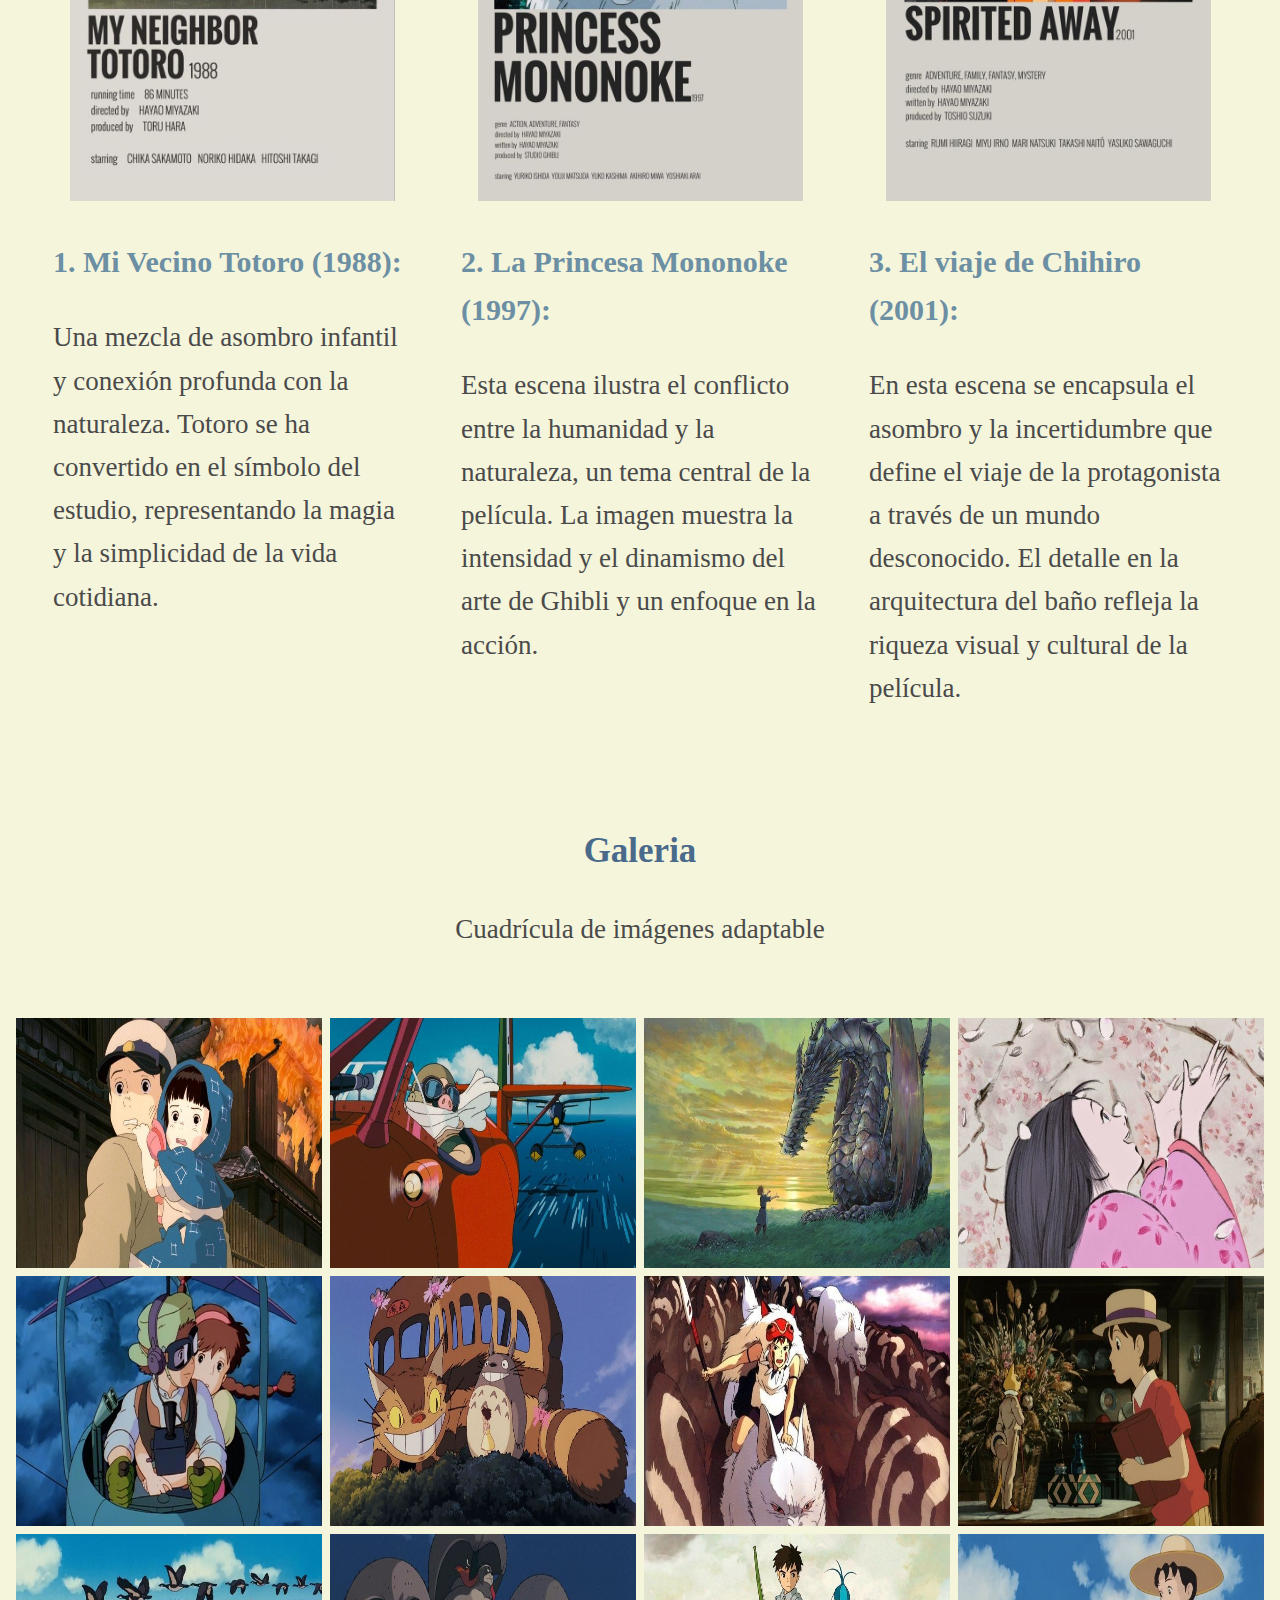
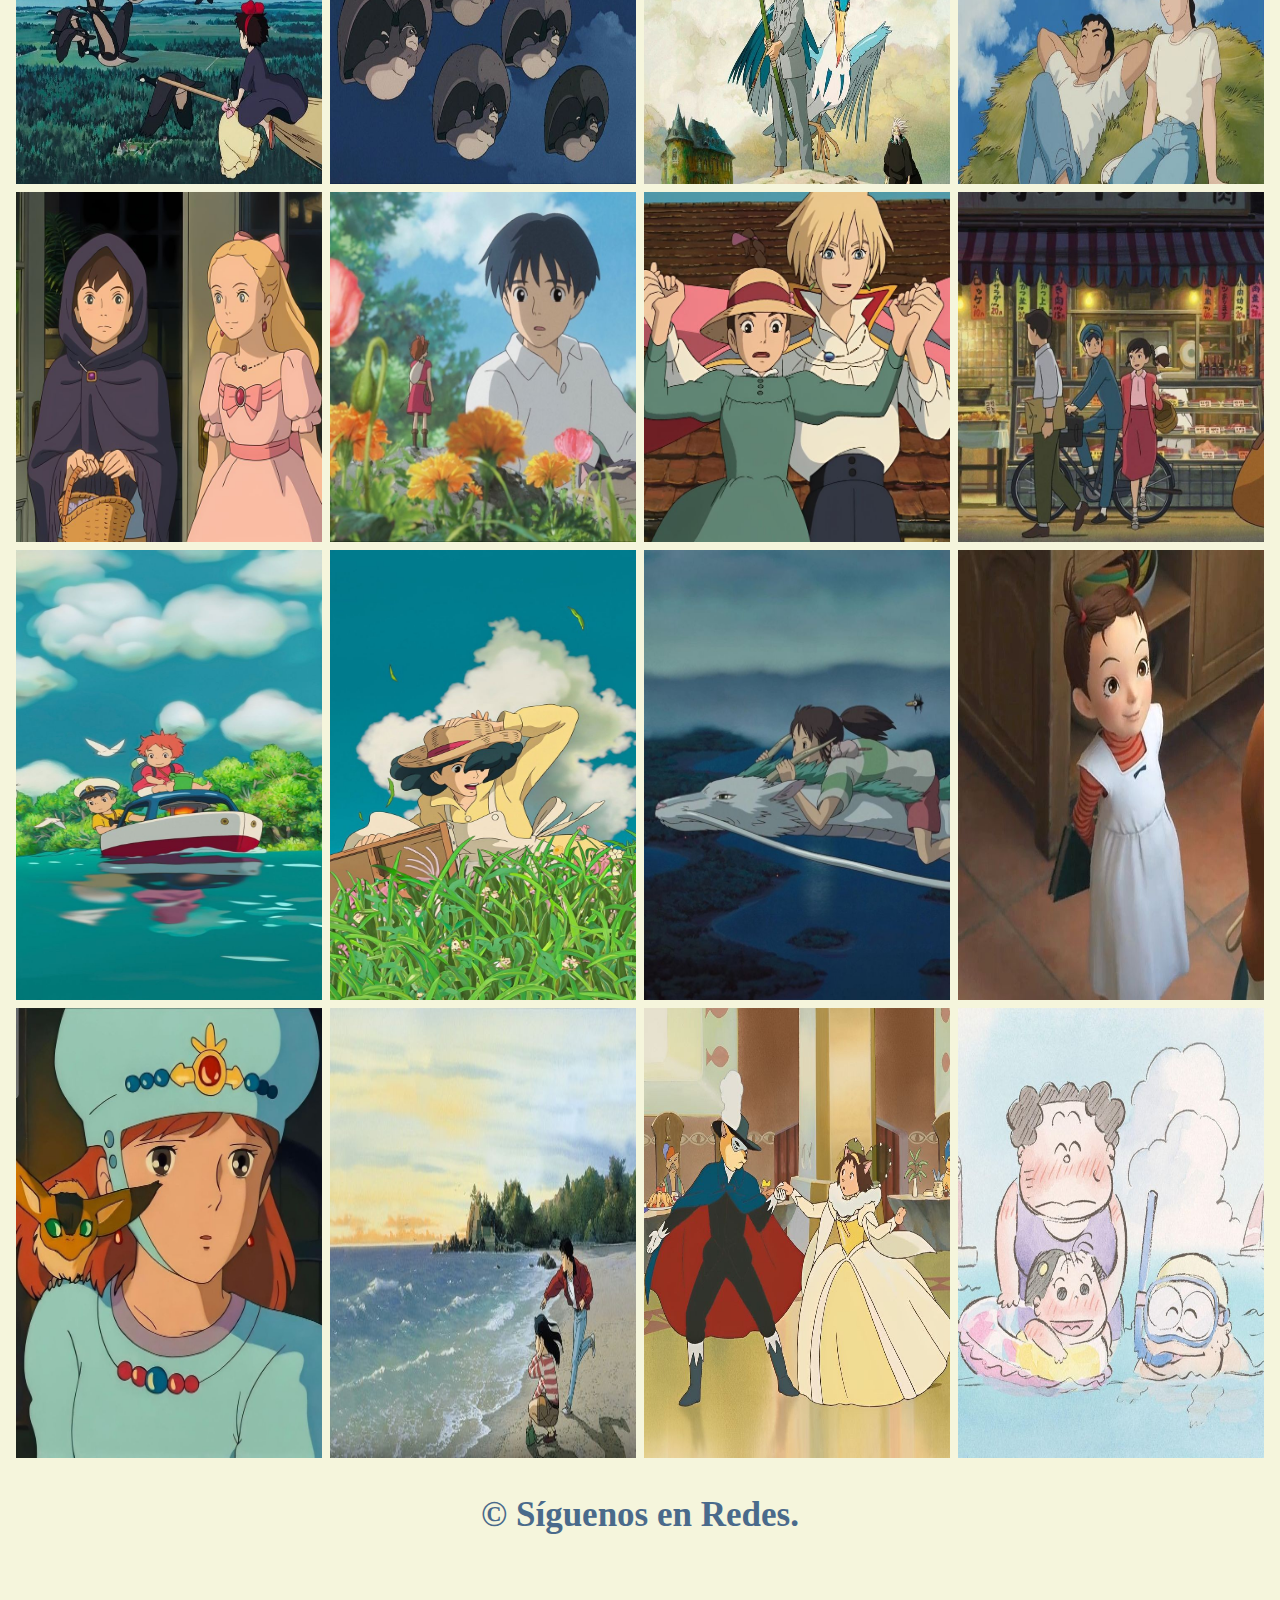
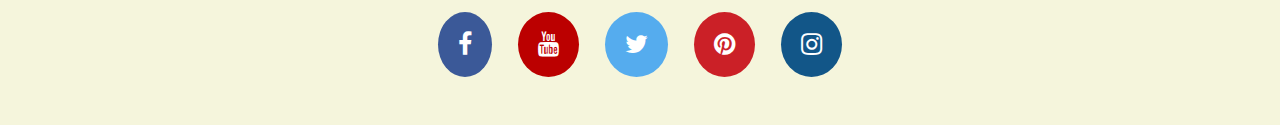
<file: películas.html>
<!DOCTYPE html>
<html lang="es">
<head>
    <meta charset="UTF-8">
    <meta name="viewport" content="width=device-width, initial-scale=1.0">
    <meta name="description" content="Pagina web informativa y de homenaje a Studio Ghibli.">
    <meta name="keywords" content="homenaje, películas, arte, filosofía, legado, estilo, técnica">
    <title>Universo Ghibli - Películas</title>
    <link rel="stylesheet" href="css/películas.css">
    <link rel="preconnect" href="https://fonts.googleapis.com">
    <link rel="preconnect" href="https://fonts.gstatic.com" crossorigin>
    <link href="https://fonts.googleapis.com/css2?family=Roboto:wght@300;400;700&display=swap" rel="stylesheet">
    <link rel="stylesheet" href="https://cdnjs.cloudflare.com/ajax/libs/font-awesome/4.7.0/css/font-awesome.min.css">
</head>
<body>
    <!-- Cabecera con el menú de navegación -->
    <header>
        <div class="container">
            <div class="logo">
                <h1>Universo Ghibli</h1>
            </div>
            <nav>
                <ul class="nav-list">
                    <li><a href="index.html">Inicio</a></li>
                    <li><a href="películas.html">Películas</a></li>
                    <li><a href="arte y filosofía.html">Arte y Filosofía</a></li>
                    <li><a href="legado.html">Legado</a></li>
                    <li><a href="contacto.html">Contacto</a></li>
                </ul>
            </nav>
        </div>
    </header>

    <!-- Sección de título -->
    <section id="inicio" class="hero">
        <div class="hero-content">
            <div class="titulo">
                <h1 style="text-align: center;">El Mundo Mágico de Studio Ghibli</h1>
            </div>
        </div>
    </section>

    <!-- Sección de introducción -->
    <section id="subtitulo" class="pelis">
        <div class="destacadas">
            <div class="introduccion">
                <h2>Obras Maestras del Estudio</h2>
                <p>A lo largo de las décadas, Studio Ghibli ha creado una colección impresionante de películas que han dejado una huella imborrable en la cultura global. Entre estas obras maestras se encuentran:</p>
            </div>
            <div class="obras">
                <div class="obra-texto">
                    <h3>1. Mi Vecino Totoro (1988):</h3>
                    <p>Es un cuento encantador sobre encantador sobre la amistad y la conexión con la naturaleza, protagonizado por la adorable criatura Totoro.</p>
                </div>
                <div class="obra-texto">
                    <h3>2. La Princesa Mononoke (1997):</h3>
                    <p>Es una épica historia de lucha entre la naturaleza y la industrialización, con una fuerte heroína a la cabeza.</p>
                </div>
                <div class="obra-texto">
                    <h3>3. El viaje de Chihiro (2001):</h3>
                    <p>Es una aventura fantástica que sigue a una joven mientras navega por un mundo espiritual lleno de seres extraordinarios.</p>
                </div>
            </div>
            <div class="conclusion">
                <p>Cada una de estas películas es un reflejo de la dedicación del estudio a la narración visual, la cultura japonesa, y la exploración de temas universales como el amor, la familia, y la lucha por la justicia.</p>
            </div>
        </div>
    </section> 

    <!-- Sección de Afiche -->
    <section id="imagenes" class="informacion">
        <div class="contenido">
            <h2>Afiches</h2>
            <div class="afiches">
                <div class="afiche-imagen">
                    <img src="imagenes/afiche mi vecino totoro.jpg" alt="imagen de totoro" width="325" height="525">
                    <h3>1. Mi Vecino Totoro (1988):</h4>
                    <p>Una mezcla de asombro infantil y conexión profunda con la naturaleza. Totoro se ha convertido en el símbolo del estudio, representando la magia y la simplicidad de la vida cotidiana.</p>
                </div>
                <div class="afiche-imagen">
                    <img src="imagenes/afiche la princesa mononoke.jpg" alt="imagen de mononoke" width="325" height="525">
                    <h3>2. La Princesa Mononoke (1997):</h4>
                    <p>Esta escena ilustra el conflicto entre la humanidad y la naturaleza, un tema central de la película. La imagen muestra la intensidad y el dinamismo del arte de Ghibli y un enfoque en la acción.</p>
                </div>
                <div class="afiche-imagen">
                    <img src="imagenes/afiche el viaje de chihiro.jpg" alt="imagen de chihiro" width="325" height="525">
                    <h3>3. El viaje de Chihiro (2001): </h4>
                    <p>En esta escena se encapsula el asombro y la incertidumbre que define el viaje de la protagonista a través de un mundo desconocido. El detalle en la arquitectura del baño refleja la riqueza visual y cultural de la película.</p>
                </div>
            </div>
        </div>
    </section>

    <!-- Sección de imagenes -->
    <section id="imagenes" class="galeria"> 
        <div class="texto" style="text-align:center">
            <h2>Galeria</h2>
            <p>Cuadrícula de imágenes adaptable</p>
          </div>
        <div class="row">
            <div class="column">
                <img src="imagenes/la tumba de las luciernagas (1988).jpg" alt="luciernagas" width="400" height="250">
            </div>
            <div class="column">
                <img src="imagenes/porco rosso (1992).jpg" alt="porco" width="400" height="250">
            </div>
            <div class="column">
                <img src="imagenes/cuentos de terramar (2006).jpg" alt="terramar" width="400" height="250">
            </div>
            <div class="column">
                <img src="imagenes/el cuento de la princesa kaguya (2013).jpg" alt="kaguya" width="400" height="250">
            </div>
            <div class="column">
                <img src="imagenes/el castillo en el cielo (1986).jpg" alt="cielo" width="400" height="250">
            </div>
            <div class="column">
                <img src="imagenes/mi vecino totoro (1988).jpg" alt="totoro" width="400" height="250">
            </div>
            <div class="column">
                <img src="imagenes/la princesa mononoke (1997).jpg" alt="mononoke" width="400" height="250">
            </div>
            <div class="column">
                <img src="imagenes/susurros del corazon (1995).jpg" width="400" height="250" alt="susuros">
            </div>
            <div class="column">
                <img src="imagenes/nicky, la aprendiz de la bruja (1989).jpg" alt="nivky" width="400" height="250">
            </div>
            <div class="column">
                <img src="imagenes/pompoko (1994).jpg" alt="pompoko" width="400" height="250">
            </div>
            <div class="column">
                <img src="imagenes/El chico y la garza (2023).jpg" alt="garza" width="400" height="250">
            </div>
            <div class="column">
                <img src="imagenes/recuerdos del ayer (1991).jpg" alt="recuerdos" width="400" height="250">
            </div>
            <div class="column">
                <img src="imagenes/el recuerdo de marnie (2014).jpg" alt="marnie" width="325" height="350">
            </div>
            <div class="column">
                <img src="imagenes/arrietty y el mundo de los diminutos (2010).jpg" width="325" height="350">
            </div>
            <div class="column">
                <img src="imagenes/el castillo ambulante (2004).jpg" alt="ambulante" width="325" height="350">
            </div>
            <div class="column">
                <img src="imagenes/la colina de las amapolas (2011).jpg" alt="amapolas" width="325" height="350">
            </div>
            <div class="column">
                <img src="imagenes/ponyo en el acantilado (2008).jpg" alt="ponyo" width="270" height="450">
            </div>
            <div class="column">
                <img src="imagenes/el viento se levanta (2013).jpg" alt="viento" width="270" height="450">
            </div>
            <div class="column">
                <img src="imagenes/el viaje de chihiro(2001).jpg" alt="chihiro" width="270" height="450">
            </div>
            <div class="column">
                <img src="imagenes/earwig y la bruja (2020).jpg" alt="earwig" width="270" height="450">
            </div>
            <div class="column">
                <img src="imagenes/nausicaä del valle del viento (1984).jpg" alt="Nausicaä" width="450" height="450">
            </div>
            <div class="column">
                <img src="imagenes/puedo escuchar el mar (1993).jpg" alt="mar" width="450" height="450">
            </div>
            <div class="column">
                <img src="imagenes/haru en el reino de los gatos (2002).jpg" alt="haru" width="450" height="450">
            </div>
            <div class="column">
                <img src="imagenes/mis vecinos los yamada (1999).jpg" alt="yamada" width="450" height="450">
            </div>
        </div>
    </section>
    
    <!-- Pie de página -->
    <footer>
        <div class="redes">
            <h2>&copy; Síguenos en Redes.</h2>
            <div class="fa">
                <a href="#" class="fa fa-facebook"></a>
                <a href="#" class="fa fa-youtube"></a>
                <a href="#" class="fa fa-twitter"></a>
                <a href="#" class="fa fa-pinterest"></a>
                <a href="#" class="fa fa-instagram"></a>
            </div>
        </div>
    </footer>
</body>
</html>
</file>
<file: css/index.css>
/*Definir estilos para el body*/
body{
    line-height: 1.6;
    background-color: #f5f5dc;
    color: #333;
}

* {
    box-sizing: border-box;
}

header{
    background-color: #2d3e50; /*Color de fondo*/
    color: #82a1e7; /*Color de la fuente*/
    padding: 10px 0;
    position:fixed;
    width: 100%; /*Ocupa todo el ancho de la ventana del navegador*/
    top: 0;
    z-index: 1000;

}
header .container{
    display: flex;
    justify-content: space-between;
    align-items: center;
    max-width: 1200px;
    margin: 0 auto;
    padding: 0px 20px;
}

.logo h1{
    margin: 0;
}

.nav-list{
    list-style: none;
    display: flex;
}

.nav-list li{
    margin: 0 15px;
    font-family: Verdana, Geneva, Tahoma, sans-serif;
}

.nav-list a {
    text-decoration: none;
    color: #82a1e7;
    font-weight: 500;
    transition: color 0.3s;
}

.nav-list a:hover {
    color: #f4a261;
}

/*Estilos para el bloque hero*/
.hero{
    position: relative;
    margin-top: 70px;
    background-position: center;
    display: flex;
    justify-content: center;
    align-items: center;
    text-align: center;
    color: #82a1e7;
    padding: 0 20px;
}
.hero h1{
    font-size: 48px;
    margin-bottom: 20px;
}

/*Estilos para el bloque section*/
.section {
    padding: 60px 20px;
    background-color: #f5f5dc;
}

.section:nth-child(even){
    background-color: #f5f5dc;
}

.container {
    max-width: 1200px;
    margin: auto;
}

.collage {
    display: flex;
    justify-content: space-between;
    flex-wrap: wrap;
}

.collage-texto {
    flex: 1;
    margin: 15px;
    padding: 20px;
    background-color: #f5f5dc;
    border-radius: 10px;
    text-align: center;
}

.collage-texto h2 {
    color: #4a6a8b;
    font-size: 35px;
    text-align: center;
}

.collage-texto p {
    color: #4a4a4a;
    font-size: 27px;
    text-align: center;
}

/*Estilos para el bloque videos*/
.videos{
    background-color: #f5f5dc;
}
.videos .video1 {
    background-image: cover;
    background-position: center;
    display: flex;
    justify-content: center;
    padding: 0 20px;
    margin-top: 70px;
}
.videos .video2 {
    background-image: cover;
    background-position: center;
    display: flex;
    justify-content: center;
    padding: 0 20px;
    margin-top: 70px;
}

img{
    max-width: 100%;
    height: auto;
}

/*Estilo para el bloque redes*/
.redes {
    text-align: center;
    font-size: 25px;
}

.redes h2 {
    color: #4a6a8b;
    font-size: 35px;
    text-align: center;
}
.fa {
    padding: 20px;
    font-size:30px;
    text-align: center;
    text-decoration: none;
    margin: 10px;
    border-radius: 50%;
}

.fa:hover {
    opacity: 0.7;
}

.fa-facebook {
    background: #3b5998;
    color: white;
}

.fa-youtube {
    background-color: #bb0000;
    color: white;
}

.fa-twitter {
    background-color: #55acee;
    color: white;
}

.fa-pinterest {
    background-color: #cb2027;
    color: white;
}

.fa-instagram {
    background-color: #125688;
    color: white;
}

@media (max-width:1024px){
    .hero{
        margin-top: 50px;
        margin-bottom: 0px;
        padding: 17px 0;
    }

    .hero h1{
        font-size: 47px;
        padding: 0px 17px;
    }

    .section{
        padding: 17px 0;
    }

    .collage-texto{
        margin: 15px;
        padding: 17px;
        column-width: 500px;
    }

    .collage-texto h2{
        margin-top: 0px;
        font-size: 34px;
    }

    .collage-texto p{
        font-size: 26px;
    }

    .redes h2{
        font-size: 34px;
        margin-bottom: 0px;
    }

    .fa {
        padding: 17px;
        font-size:30px;
        text-align: center;
        text-decoration: none;
        margin: 10px;
        border-radius: 50%;
    }

    .logo h1{
        font-size: 32px;
    }

    .nav-list{
        font-size: 15px;
    }
}

@media (max-width:779px){
    .nav-list{
        font-size: 14px;
    }
}

@media (max-width:768px){
    .hero{
        margin-top: 60px;
        margin-bottom: 0px;
        padding: 15px 0;
    }

    .hero h1{
        font-size: 42px;
        padding: 0px 15px;
    }

    .section{
        padding: 15px 0;
    }

    .collage-texto{
        margin: 15px;
        padding: 10px;
        column-width: 500px;
    }

    .collage-texto h2{
        margin-top: 0px;
        font-size: 32px;
    }

    .collage-texto p{
        font-size: 21px;
    }

    .redes h2{
        font-size: 32px;
        margin-bottom: 0px;
    }

    .fa {
        padding: 15px;
        font-size:30px;
        text-align: center;
        text-decoration: none;
        margin: 10px;
        border-radius: 50%;
    }

    .logo h1{
        font-size: 27px;
    }

    .nav-list{
        font-size: 14px;
    }
}

@media (max-width:725px){
    .nav-list{
        font-size: 12px;
    }
    .hero{
        margin-top: 50px;
    }
}
@media (max-width:696px){
    .hero{
        margin-top: 95px;
    }
}
@media (max-width:575px){
    .hero{
        margin-top: 100px;
    }
    .nav-list{
        flex-direction: column;
        font-size: 11px;
    }
}

@media (max-width:480px){
    .hero{
        margin-top: 150px;
        margin-bottom: 0px;
        padding: 10px 0;
    }

    .hero h1{
        font-size: 36px;
        padding: 0px 20px;
    }

    .section{
        padding: 10px 0;
    }

    .collage-texto{
        margin: 15px;
        padding: 10px;
        column-width: 500px;
    }

    .collage-texto h2{
        margin-top: 0px;
        font-size: 30px;
    }

    .collage-texto p{
        font-size: 15px;
    }

    .redes h2{
        font-size: 30px;
        margin-bottom: 0px;
    }

    .fa {
        padding: 10px;
        font-size:30px;
        text-align: center;
        text-decoration: none;
        margin: 10px;
        border-radius: 50%;
    }

    .logo h1{
        font-size: 27px;
    }

    .nav-list{
        flex-direction: column;
        font-size: 11px;
    }

}

@media (max-width:263px){
    .nav-list{
        padding-left: 0;
    }
}
</file>
<file: css/arte y filosofía.css>
/*Definir estilos para el body*/
body{
    line-height: 1.6;
    background-color: #f5f5dc;
    color: #333;
}

* {
    box-sizing: border-box;
}

header{
    background-color: #2d3e50; /*Color de fondo*/
    color: #82a1e7; /*Color de la fuente*/
    padding: 10px 0;
    position:fixed;
    width: 100%; /*Ocupa todo el ancho de la ventana del navegador*/
    top: 0;
    z-index: 1000;

}
header .container1{
    display: flex;
    justify-content: space-between;
    align-items: center;
    max-width: 1200px;
    margin: 0 auto;
    padding: 0 20px;
}

.logo h1{
    margin: 0;
}

.nav-list{
    list-style: none;
    display: flex;
}

.nav-list li{
    margin: 0 15px;
    font-family: Verdana, Geneva, Tahoma, sans-serif;
}

.nav-list a {
    text-decoration: none;
    color: #82a1e7;
    font-weight: 500;
    transition: color 0.3s;
}

.nav-list a:hover {
    color: #f4a261;
}

/*Estilos para el bloque hero*/
.hero{
    background-position: center;
    display: flex;
    justify-content: center;
    align-items: center;
    text-align: center;
    color: #82a1e7;
    padding: 0 20px;
    margin-top: 70px;
}
.hero h1{
    font-size: 48px;
    margin-bottom: 20px;
}

/*Estilos para el bloque section*/
.section {
    padding: 60px 20px;
    background-color: #f5f5dc;
}    

.section:nth-child(even){
    background-color: #f5f5dc;
}

.arte {
    max-width: 1200px;
    margin: auto;
}

.creaciones {
    display: flex;
    justify-content: space-between;
    flex-wrap: wrap;
}

.creacion-escena {
    flex: 1;
    margin: 15px;
    padding: 20px;
    background-color: #f5f5dc;
    border-radius: 10px;
    text-align: center;
}

.creacion-escena h2 {
    color: #4a6a8b;
    font-size:35px;
    text-align: center;
}

.creacion-escena p {
    color:#4a4a4a;
    font-size: 27px;
    text-align: center;
}

img{
    max-width: 100%;
    height: auto;
}

/*Estilos para el bloque linea*/
.tiempos {
    background-position: center;
    display: flex;
    justify-content: center;
    align-items: center;
    text-align: center;
    padding: 0 20px;
    margin-top: 0px;
}
.tiempos h2 {
    color: #4a6a8b;
    font-size: 35px;
    text-align: center;
}
.linea {
    background-color: #474e5d;
    font-family: Helvetica, sans-serif;
}
/*La linea de tiempo real (la regla vertical)*/
.timeline {
    position: relative;
    max-width: 1200px;
    margin: 0 auto;
}
/*La linea de tiempo real (la regla vertical)*/
.timeline::after {
    content: '';
    position: absolute;
    width: 6px;
    background-color: white;
    top: 0;
    bottom: 0;
    left: 50%;
    margin-left: -3px;
}
  
/*Contenedores alrededor del contenido*/
.container {
    padding: 10px 40px;
    position: relative;
    background-color: inherit;
    width: 50%;
}
/*Los circulos en la linea de tiempo*/
.container::after {
    content: '';
    position: absolute;
    width: 25px;
    height: 25px;
    right: -17px;
    background-color: white;
    border: 4px solid #FF9F55;
    top: 15px;
    border-radius: 50%;
    z-index: 1; 
}
/*Colocar el contenedor a la izquierda*/
.left {
    left: 0;
}
/*Colocar el contenedor a la derecha*/
.right {
    left: 50%;
}
/*flechas en el contenedor izquierdo (apuntando hacia la derecha)*/
.left::before {
    content: " ";
    height: 0;
    position: absolute;
    top: 22px;
    width: 0;
    z-index: 1;
    right: 30px;
    border: medium solid white;
    border-width: 10px 0 10px 10px;
    border-color: transparent transparent transparent white;
}
/*flechas en el contenedor derecha (apuntando hacia la izquierda)*/
.right::before {
    content: " ";
    height: 0;
    position: absolute;
    top: 22px;
    width: 0;
    z-index: 1;
    left: 30px;
    border: medium solid white;
    border-width: 10px 10px 10px 0;
    border-color: transparent white transparent transparent;
}
/*Arreglar el circulo para los contenedores del lado derecho*/
.right::after {
    left: -16px;
}
/*El contenido real*/
.content {
    padding: 20px 30px;
    background-color: white;
    position: relative;
    border-radius: 6px;
}
.content h3 {
    color: #4a6a8b;
    font-size:25px;
    text-align: center;
}
.content h4 {
    color: #4a6a8b;
    font-size:23px;
    text-align: center;
}
.content p {
    color:#4a4a4a;
    font-size: 18px;
    text-align: left;
}

/*Estilo para el bloque redes*/
.redes {
    color: #4a4a4a;
    font-size: 27px;
    text-align: center;
}

/*Estilo para el bloque redes*/
.redes {
    text-align: center;
    font-size: 25px;
}

.redes h2 {
    color: #4a6a8b;
    font-size: 35px;
    text-align: center;
}
.fa {
    padding: 20px;
    font-size:30px;
    text-align: center;
    text-decoration: none;
    margin: 10px;
    border-radius: 50%;
}

.fa:hover {
    opacity: 0.7;
}

.fa-facebook {
    background: #3b5998;
    color: white;
}

.fa-youtube {
    background-color: #bb0000;
    color: white;
}

.fa-twitter {
    background-color: #55acee;
    color: white;
}

.fa-pinterest {
    background-color: #cb2027;
    color: white;
}

.fa-instagram {
    background-color: #125688;
    color: white;
}

@media (max-width:1024px){
    .hero{
        margin-top: 50px;
        margin-bottom: 0px;
        padding: 17px 0;
    }

    .hero h1{
        font-size: 47px;
        padding: 0px 17px;
    }

    .section{
        padding: 17px 0;
    }

    .creacion-escena{
        margin: 15px;
        padding: 17px;
        column-width: 500px;
    }

    .creacion-escena h2{
        margin-top: 0px;
        font-size: 34px;
    }

    .creacion-escena p{
        font-size: 26px;
    } 
    
    .tiempos{
        padding: 15px 0;
    }

    .tiempos h2{
        font-size: 34px;
        margin-top: 0px;
    }

    .content h3{
        font-size: 24px;
    }

    .content h4{
        font-size: 22px;
    }

    .content p{
        font-size: 17px;
    }

    .redes h2{
        font-size: 34px;
        margin-bottom: 0px;
    }

    .fa {
        padding: 17px;
        font-size:30px;
        text-align: center;
        text-decoration: none;
        margin: 10px;
        border-radius: 50%;
    }
    
    .logo h1{
        font-size: 32px;
    }

    .nav-list{
        font-size: 15px;
    }
}
@media (max-width:779px){
    .nav-list{
        font-size: 14px;
    }
}
@media (max-width:768px){
    .hero{
        margin-top: 60px;
        margin-bottom: 0px;
        padding: 15px 0;
    }

    .hero h1{
        font-size: 42px;
        padding: 0px 15px;
    }

    .section{
        padding: 15px 0;
    }

    .creacion-escena{
        margin: 15px;
        padding: 10px;
        column-width: 500px;
    }

    .creacion-escena h2{
        margin-top: 0px;
        font-size: 32px;
    }

    .creacion-escena p{
        font-size: 21px;
    }  

    .tiempos{
        padding: 10px 0;
    }

    .tiempos h2{
        font-size: 32px;
        margin-top: 0px;
    }

    .content h3{
        font-size: 23px;
    }

    .content h4{
        font-size: 21px;
    }

    .content p{
        font-size: 16px;
    }

    .redes h2{
        font-size: 32px;
        margin-bottom: 0px;
    }

    .fa {
        padding: 15px;
        font-size:30px;
        text-align: center;
        text-decoration: none;
        margin: 10px;
        border-radius: 50%;
    }
    
    .logo h1{
        font-size: 27px;
    }

    .nav-list{
        font-size: 14px;
    }
}

@media (max-width:725px){
    .nav-list{
        font-size: 12px;
    }
    .hero{
        margin-top: 50px;
    }
}
@media (max-width:696px){
    .hero{
        margin-top: 95px;
    }
}
@media (max-width:575px){
    .hero{
        margin-top: 100px;
    }
    .nav-list{
        flex-direction: column;
        font-size: 11px;
    }
}

@media (max-width:480px){
    .hero{
        margin-top: 150px;
        margin-bottom: 0px;
        padding: 10px 0;
    }

    .hero h1{
        font-size: 36px;
        padding: 0px 20px;
    }
    
    .section{
        padding: 10px 0;
    }

    .creacion-escena{
        margin: 15px;
        padding: 10px;
        column-width: 500px;
    }

    .creacion-escena h2{
        margin-top: 0px;
        font-size: 30px;
    }

    .creacion-escena p{
        font-size: 15px;
    }  

    .tiempos{
        padding: 10px 0;
    }

    .tiempos h2{
        font-size: 30px;
        margin-top: 0px;
    }

    .timeline::after{
        left: 31px;
    }

    .container{
        width: 100%;
        padding-left: 70px;
        padding-right: 25px;
    }

    .container::before{
        left: 60px;
        border: medium solid white;
        border-width: 10px 10px 10px 0;
        border-color: transparent white transparent transparent;
    }

    .left::after, .right::after{
        left: 15px;
    }

    .content h3{
        font-size: 22px;
    }

    .content h4{
        font-size: 20px;
    }

    .content p{
        font-size: 15px;
    }

    .right{
        left: 0%;
    }

    .redes h2{
        font-size: 30px;
        margin-bottom: 0px;
    }

    .fa {
        padding: 10px;
        font-size:30px;
        text-align: center;
        text-decoration: none;
        margin: 10px;
        border-radius: 50%;
    }

    .logo h1{
        font-size: 27px;
    }

    .nav-list{
        flex-direction: column;
        font-size: 11px;
    }
}

@media (max-width:263px){
    .nav-list{
        padding-left: 0;
    }
}
</file>
<file: css/contacto.css>
/*Definir estilos para el body*/
body{
    line-height: 1.6;
    background-color: #f5f5dc;
    color: #333;
}

* {
    box-sizing: border-box;
}

header{
    background-color: #2d3e50; /*Color de fondo*/
    color: #82a1e7; /*Color de la fuente*/
    padding: 10px 0;
    position:fixed;
    width: 100%; /*Ocupa todo el ancho de la ventana del navegador*/
    top: 0;
    z-index: 1000;

}
header .container{
    display: flex;
    justify-content: space-between;
    align-items: center;
    max-width: 1200px;
    margin: 0 auto;
    padding: 0 20px;
}

.logo h1{
    margin: 0;
}

.nav-list{
    list-style: none;
    display: flex;
}

.nav-list li{
    margin: 0 15px;
    font-family: Verdana, Geneva, Tahoma, sans-serif;
}

.nav-list a {
    text-decoration: none;
    color: #82a1e7;
    font-weight: 500;
    transition: color 0.3s;
}

.nav-list a:hover {
    color: #f4a261;
}

/*Estilos para el bloque hero*/
.hero{
    background-position: center;
    display: flex;
    justify-content: center;
    align-items: center;
    text-align: center;
    color: #82a1e7;
    padding: 0 20px;
    margin-top: 70px;
}
.hero h1{
    font-size: 48px;
    margin-bottom: 20px;
}

/*Estilo para el bloque formulario*/
input[type=text], select, textarea {
    width: 100%;
    padding:12px;
    border: 1px solid #ccc;
    border-radius: 4px;
    resize:vertical;
    font-size: 17px;
}

label {
    padding: 12px 12px 12px 0;
    display: inline-block;
}

input[type=submit] {
    background-color: #474e5d;
    color: #f5f5dc;
    padding: 12px 20px;
    border: none;
    border-radius: 4px;
    cursor: pointer;
    float: right;
}

input[type=submit]:hover {
    background-color: #82a1e7;
}

.desarrolla {
    border-radius: 5px;
    background-color: #f5f5dc;
    padding: 20px;
}

.col-25 {
    float:left;
    width: 25%;
    margin-top: 6px;
}

.col-75 {
    float:left;
    width: 75%;
    margin-top: 6px;
}

.conecta:after {
    content: "";
    display:table;
    clear:both;
}

.formulario{
    max-width: 1200px;
    margin: auto;
    color: #4a4a4a;
    font-size: 23px;
}

.formulario h2 {
    color: #4a6a8b;
    text-align: center;
    justify-content: center;
    font-size: 35px;
    text-align: center;
}

.formulario p{
    color: #4a4a4a;
    font-size: 27px;
    text-align: center;
    max-width: 1200px;
    margin: auto;
}

/*Estilo para el bloque interactivo*/
.interactivo {
    margin: 0;
}

.subtitulo-mapa {
    text-align: center;
    padding: 32px;
}

.ubicacion p{
    color: #4a4a4a;
    font-size: 27px;
    text-align: center;
    max-width: 1200px;
    margin: auto;
    margin-bottom: 20px;
}

.ubicacion h2{
    color: #4a6a8b;
    text-align: center;
    justify-content: center;
    font-size: 35px;
    text-align: center;
}

.texto-mapa p{
    color: #4a4a4a;
    font-size: 27px;
    text-align: center;
}
.row {
    display: -ms-flexbox; 
    display: flex;
    -ms-flex-wrap: wrap; 
    flex-wrap: wrap;
    padding: 0 4px;
}
  
.column {
    -ms-flex: 25%;
    flex: 25%;
    max-width: 25%;
    padding: 0 4px;
}
  
.column img {
    margin-top: 8px;
    vertical-align: middle;
    width: 100%;
}

/*Estilo para el bloque redes*/
.redes {
    color: #4a4a4a;
    font-size: 27px;
    text-align: center;
}

/*Estilo para el bloque redes*/
.redes {
    text-align: center;
    font-size: 25px;
}

.redes h2 {
    color: #4a6a8b;
    font-size: 35px;
    text-align: center;
}
.fa {
    padding: 20px;
    font-size:30px;
    text-align: center;
    text-decoration: none;
    margin: 10px;
    border-radius: 50%;
}

.fa:hover {
    opacity: 0.7;
}

.fa-facebook {
    background: #3b5998;
    color: white;
}

.fa-youtube {
    background-color: #bb0000;
    color: white;
}

.fa-twitter {
    background-color: #55acee;
    color: white;
}

.fa-pinterest {
    background-color: #cb2027;
    color: white;
}

.fa-instagram {
    background-color: #125688;
    color: white;
}

@media (max-width:1024px){
    .hero{
        margin-top: 50px;
        margin-bottom: 0px;
        padding: 17px 0;
    }

    .hero h1{
        font-size: 47px;
        padding: 0px 17px;
    }

    input[type=text], select, textarea {
        font-size: 17px;
    }

    .formulario h2{
        font-size: 34px;
    }

    .formulario p{
        font-size: 26px;
        padding: 0 5px;
    }

    .desarrolla{
        font-size: 26px;
    }

    .ubicacion{
        margin: 15px;
        padding: 10px;;
    }

    .ubicacion h2{
        font-size: 34px;
    }

    .ubicacion p{
        font-size: 26px;
    }

    .column {
        -ms-flex: 50%;
        flex: 50%;
        max-width: 50%;
    }

    .texto-mapa p{
        font-size: 26px;
    }

    .redes h2{
        font-size: 34px;
        margin-bottom: 0px;
    }

    .fa {
        padding: 17px;
        font-size:30px;
        text-align: center;
        text-decoration: none;
        margin: 10px;
        border-radius: 50%;
    }
    
    .logo h1{
        font-size: 32px;
    }

    .nav-list{
        font-size: 15px;
    }
}
@media (max-width:779px){
    .nav-list{
        font-size: 14px;
    }
}

@media(max-width:768px){
    .hero{
        margin-top: 60px;
        margin-bottom: 0px;
        padding: 15px 0;
    }

    .hero h1{
        font-size: 42px;
        padding: 0px 15px;
    }

    input[type=text], select, textarea {
        font-size: 17px;
    }

    .col-25, .col-75, input[type=submit] {
        width: 100%;
        margin-top: 0;
    }

    .formulario h2{
        font-size: 32px;
    }

    .formulario p{
        font-size: 21px;
    }

    .desarrolla{
        font-size: 21px;
    }

    .ubicacion{
        margin: 15px;
        padding: 10px;;
    }

    .ubicacion h2{
        font-size: 32px;
    }

    .ubicacion p{
        font-size: 21px;
    }

    .column {
        -ms-flex: 50%;
        flex: 50%;
        max-width: 50%;
    }

    .texto-mapa p{
        font-size: 21px;
    }

    .redes h2{
        font-size: 32px;
        margin-bottom: 0px;
    }

    .fa {
        padding: 15px;
        font-size:30px;
        text-align: center;
        text-decoration: none;
        margin: 10px;
        border-radius: 50%;
    }
    
    .logo h1{
        font-size: 27px;
    }

    .nav-list{
        font-size: 14px;
    }
}

@media (max-width:725px){
    .nav-list{
        font-size: 12px;
    }
    .hero{
        margin-top: 50px;
    }
}
@media (max-width:696px){
    .hero{
        margin-top: 95px;
    }
}
@media (max-width:575px){
    .hero{
        margin-top: 100px;
    }
    .nav-list{
        flex-direction: column;
        font-size: 11px;
    }
}

@media (max-width:480px){
    .hero{
        margin-top: 150px;
        margin-bottom: 0px;
        padding: 10px 0;
    }

    .hero h1{
        font-size: 36px;
        padding: 0px 20px;
    }

    input[type=text], select, textarea {
        font-size: 11px;
    }

    .col-25, .col-75, input[type=submit] {
        width: 100%;
        margin-top: 0;
    }

    .formulario h2{
        font-size: 30px;
    }

    .formulario p{
        font-size: 15px;
    }

    .desarrolla{
        font-size: 15px;
    }

    .ubicacion{
        margin: 15px;
        padding: 10px;;
    }

    .ubicacion h2{
        font-size: 30px;
        margin: 10px;
    }

    .ubicacion p{
        font-size: 15px;
    }

    .column {
        -ms-flex: 100%;
        flex: 100%;
        max-width: 100%;
    }

    .texto-mapa p{
        font-size: 15px;
    }

    .redes h2{
        font-size: 30px;
        margin-bottom: 0px;
    }

    .fa {
        padding: 10px;
        font-size:30px;
        text-align: center;
        text-decoration: none;
        margin: 10px;
        border-radius: 50%;
    }
    
    .logo h1{
        font-size: 27px;
    }


    .nav-list{
        flex-direction: column;
        font-size: 11px;
    }
}

@media (max-width:263px){
    .nav-list{
        padding-left: 0;
    }
}
</file>
<file: css/legado.css>
/*Definir estilos para el body*/
body{
    line-height: 1.6;
    background-color: #f5f5dc;
    color: #333;
}

* {
    box-sizing: border-box;
}

header{
    background-color: #2d3e50; /*Color de fondo*/
    color: #82a1e7; /*Color de la fuente*/
    padding: 10px 0;
    position:fixed;
    width: 100%; /*Ocupa todo el ancho de la ventana del navegador*/
    top: 0;
    z-index: 1000;

}
header .container{
    display: flex;
    justify-content: space-between;
    align-items: center;
    max-width: 1200px;
    margin: 0 auto;
    padding: 0 20px;
}

.logo h1{
    margin: 0;
}

.nav-list{
    list-style: none;
    display: flex;
}

.nav-list li{
    margin: 0 15px;
    font-family: Verdana, Geneva, Tahoma, sans-serif;
}

.nav-list a {
    text-decoration: none;
    color: #82a1e7;
    font-weight: 500;
    transition: color 0.3s;
}

.nav-list a:hover {
    color: #f4a261;
}

/*Estilos para el bloque hero*/
.hero{
    background-position: center;
    display: flex;
    justify-content: center;
    align-items: center;
    text-align: center;
    color: #82a1e7;
    padding: 0 20px;
    margin-top: 70px;
}
.hero h1{
    font-size: 48px;
    margin-bottom: 20px;
}

/*Estilos para el bloque section*/
.section {
    background-position: center;
    display: flex;
    justify-content: center;
    align-items: center;
    text-align: center;
    padding: 0 20px;
    margin-top: 70px;
}
.impacto {
    max-width: 1200px;
    margin: auto;
}
.impacto h2{
    color: #4a6a8b;
    text-align: center;
    justify-content: center;
    font-size: 35px;
}
.impacto p {
    color: #4a4a4a;
    text-align: center;
    justify-content: center;
    font-size: 27px;
}

/*Estilos par ale bloque mapa*/
.mapa {
    background-position: center;
    display: flex;
    justify-content: center;
    align-items: center;
    text-align: center;
    padding: 0 20px;
    margin-top: 70px;
}

img{
    max-width: 100%;
    height: auto;
}

/*Estilo para el bloque redes*/
.redes {
    color: #4a4a4a;
    font-size: 27px;
    text-align: center;
}

/*Estilo para el bloque redes*/
.redes {
    text-align: center;
    font-size: 25px;
}

.redes h2 {
    color: #4a6a8b;
    font-size: 35px;
    text-align: center;
}
.fa {
    padding: 20px;
    font-size:30px;
    text-align: center;
    text-decoration: none;
    margin: 10px;
    border-radius: 50%;
}

.fa:hover {
    opacity: 0.7;
}

.fa-facebook {
    background: #3b5998;
    color: white;
}

.fa-youtube {
    background-color: #bb0000;
    color: white;
}

.fa-twitter {
    background-color: #55acee;
    color: white;
}

.fa-pinterest {
    background-color: #cb2027;
    color: white;
}

.fa-instagram {
    background-color: #125688;
    color: white;
}

@media(max-width:1024px){
    .hero{
        margin-top: 50px;
        margin-bottom: 0px;
        padding: 17px 0;
    }

    .hero h1{
        font-size: 47px;
        padding: 0px 17px;
    }

    .section{
        padding: 17px 0;
        margin-top: 0px;
        
    }

    .impacto{
        margin: 15px;
        padding: 17px;
        margin-top: 0px;
    }

    .impacto h2{
        margin-top: 0px;
        font-size: 34px;
    }

    .impacto p{
        font-size: 26px;
    }

    .mapa{
        margin-top: 0px;
    }

    .redes h2{
        font-size: 34px;
        margin-bottom: 0px;
    }

    .fa {
        padding: 17px;
        font-size:30px;
        text-align: center;
        text-decoration: none;
        margin: 10px;
        border-radius: 50%;
    }
    
    .logo h1{
        font-size: 32px;
    }

    .nav-list{
        font-size: 15px;
    }
}
@media (max-width:779px){
    .nav-list{
        font-size: 14px;
    }
}

@media (max-width:768px){
    .hero{
        margin-top: 60px;
        margin-bottom: 0px;
        padding: 15px 0;
    }

    .hero h1{
        font-size: 42px;
        padding: 0px 15px;
    }

    .section{
        padding: 10px;
        margin-top: 0px;
    }

    .impacto{
        margin: 10px;
        padding: 10px;
        margin-top: 0px;
    }

    .impacto h2{
        margin-top: 0px;
        font-size: 32px;
    }

    .impacto p{
        font-size: 21px;
    }

    .mapa{
        margin-top: 0px;
    }

    .redes h2{
        font-size: 32px;
        margin-bottom: 0px;
    }

    .fa {
        padding: 15px;
        font-size:30px;
        text-align: center;
        text-decoration: none;
        margin: 10px;
        border-radius: 50%;
    }
    
    .logo h1{
        font-size: 27px;
    }

    .nav-list{
        font-size: 14px;
    }
}

@media (max-width:725px){
    .nav-list{
        font-size: 12px;
    }
    .hero{
        margin-top: 50px;
    }
}
@media (max-width:696px){
    .hero{
        margin-top: 95px;
    }
}
@media (max-width:575px){
    .hero{
        margin-top: 100px;
    }
    .nav-list{
        flex-direction: column;
        font-size: 11px;
    }
}

@media (max-width:480px){
    .hero{
        margin-top: 150px;
        margin-bottom: 0px;
        padding: 10px 0;
    }

    .hero h1{
        font-size: 36px;
        padding: 0px 20px;
    }

    .section{
        padding: 10px 0;
        margin-top: 0px;
    }

    .impacto{
        margin: 15px;
        padding: 10px;
        column-width: 500px;
    }

    .impacto h2{
        margin-top: 0px;
        font-size: 30px;
    }

    .impacto p{
        font-size: 15px;
    }

    .mapa{
        margin-top: 0px;
    }

    .redes h2{
        font-size: 30px;
        margin-bottom: 0px;
    }

    .fa {
        padding: 10px;
        font-size:30px;
        text-align: center;
        text-decoration: none;
        margin: 10px;
        border-radius: 50%;
    }

    .logo h1{
        font-size: 27px;
    }

    .nav-list{
        flex-direction: column;
        font-size: 11px;
    }
}

@media (max-width:263px){
    .nav-list{
        padding-left: 0;
    }
}
</file>
<file: css/películas.css>
/*Definir estilos para el body*/
body{
    line-height: 1.6;
    background-color: #f5f5dc;
    color: #333;
}

* {
    box-sizing: border-box;
}

header{
    background-color: #2d3e50; /*Color de fondo*/
    color: #82a1e7; /*Color de la fuente*/
    padding: 10px 0;
    position:fixed;
    width: 100%; /*Ocupa todo el ancho de la ventana del navegador*/
    top: 0;
    z-index: 1000;

}
header .container{
    display: flex;
    justify-content: space-between;
    align-items: center;
    max-width: 1200px;
    margin: 0 auto;
    padding: 0 20px;
}

.logo h1{
    margin: 0;
}

.nav-list{
    list-style: none;
    display: flex;
}

.nav-list li{
    margin: 0 15px;
    font-family: Verdana, Geneva, Tahoma, sans-serif;
}

.nav-list a {
    text-decoration: none;
    color: #82a1e7;
    font-weight: 500;
    transition: color 0.3s;
}

.nav-list a:hover {
    color: #f4a261;
}

/*Estilos para el bloque hero*/
.hero{
    background-position: center;
    display: flex;
    justify-content: center;
    align-items: center;
    text-align: center;
    color: #82a1e7;
    padding: 0 20px;
    margin-top: 70px;
}
.hero h1{
    font-size: 48px;
    margin-bottom: 20px;
}

/*Estilos para el bloque pelis*/
.pelis{
    padding: 60px 20px;
    background-color: #f5f5dc;
}

.pelis:nth-child(even){
    background-color: #f5f5dc;
}

.destacadas {
    max-width: 1200px;
    margin: auto;
    text-align: center;
}

.introduccion{
    background-color: #f5f5dc;
}

.introduccion h2{
    color: #4a6a8b;
    text-align: left;
    justify-content: left;
    font-size: 35px;
    text-align: left;
}

.introduccion p {
    color: #4a4a4a;
    text-align: left;
    justify-content: left;
    font-size: 27px;
    text-align: left;
}
.obras {
    display: flex;
    justify-content: space-between;
    flex-wrap: wrap;
}

.obra-texto {
    flex: 1;
    margin: 15px;
    padding: 20px;
    background-color: #f5f5dc;
    border-radius: 10px;
    text-align: center;
}

.obra-texto h3{
    color: #6c8fa3;
    text-align: center;
    justify-content: center;
    font-size: 30px;
    text-align: center;
}
.obra-texto p {
    color: #4a4a4a;
    text-align: center;
    justify-content: center;
    font-size: 27px;
    text-align: center;
}

.conclusion {
    background-color: #f5f5dc;
}

.conclusion p {
    color: #4a4a4a;
    text-align: left;
    justify-content: left;
    font-size: 27px;
    text-align: left;
}

/*Estilos para el bloque informacion*/
.informacion {
    padding: 0px 20px;
    background-color: #f5f5dc;
}

.informacion:nth-child(even){
    background-color: #f5f5dc;
}

.contenido {
    max-width: 12000px;
    margin:auto;
}
.contenido h2 {
    text-align: center;
    margin-bottom: 10px;
    font-size: 35px;
    color: #4a6a8b;
}

.afiches{
    display: flex;
    justify-content: space-between;
    flex-wrap: wrap;
}

.afiche-imagen {
    flex: 1;
    margin: 10px;
    padding: 15px;
    background-color: #f5f5dc;
    border-radius: 10px;
    text-align: center;
}

.afiche-imagen h3 {
    color: #6c8fa3;
    font-size: 30px;
    text-align: left;
}

.afiche-imagen p {
    color: #4a4a4a;
    font-size: 27px;
    text-align: left;
}

/*Estilos para el bloque galeria*/
.galeria {
    margin: 0;
}

.texto {
    text-align: center;
    padding: 32px;
}

.texto h2{
    color: #4a6a8b;
    text-align: center;
    justify-content: center;
    font-size: 35px;
    text-align: center;
}

.texto p {
    color: #4a4a4a;
    text-align: center;
    justify-content: center;
    font-size: 27px;
    text-align: center;
}
.row {
    display: -ms-flexbox; 
    display: flex;
    -ms-flex-wrap: wrap; 
    flex-wrap: wrap;
    padding: 0 4px;
}
  
.column {
    -ms-flex: 25%;
    flex: 25%;
    max-width: 25%;
    padding: 0 4px;
}
  
.column img {
    margin-top: 8px;
    vertical-align: middle;
    width: 100%;
}

/*Estilo para el bloque redes*/
.redes {
    color: #4a4a4a;
    font-size: 27px;
    text-align: center;
}

/*Estilo para el bloque redes*/
.redes {
    text-align: center;
    font-size: 25px;
}

.redes h2 {
    color: #4a6a8b;
    font-size: 35px;
    text-align: center;
}
.fa {
    padding: 20px;
    font-size:30px;
    text-align: center;
    text-decoration: none;
    margin: 10px;
    border-radius: 50%;
}

.fa:hover {
    opacity: 0.7;
}

.fa-facebook {
    background: #3b5998;
    color: white;
}

.fa-youtube {
    background-color: #bb0000;
    color: white;
}

.fa-twitter {
    background-color: #55acee;
    color: white;
}

.fa-pinterest {
    background-color: #cb2027;
    color: white;
}

.fa-instagram {
    background-color: #125688;
    color: white;
}

@media (max-width:1024px){
    .hero{
        margin-top: 50px;
        margin-bottom: 0px;
        padding: 17px 0;
    }

    .hero h1{
        font-size: 47px;
        padding: 0px 17px;
    }

    .pelis{
        padding: 17px 0;
    }

    .destacadas{
        margin: 15px;
        padding: 15px;
    }

    .introduccion h2{
        margin-top: 0px;
        font-size: 34px;
    }

    .introduccion p{
        font-size: 26px;
    }

    .obra-texto{
        margin: 15px;
        padding: 17px;
    }

    .obra-texto h3{
        margin-top: 0px;
        font-size: 29px;
    }

    .obra-texto p{
        font-size: 26px;
    } 

    .conclusion p{
        font-size: 26px;
    } 

    .contenido{
        margin: 15px;
        padding: 17px;
    }

    .contenido h2{
        margin-top: 0px;
        font-size: 34px;
    }

    .afiche-imagen h3{
        font-size: 29px;
    }

    .afiche-imagen p{
        font-size: 26px;
    } 

    .texto h2{
        margin-top: 0px;
        font-size: 34px;
    }

    .texto{
        margin: 0px;
        padding: 0px;
    }

    .texto p{
        font-size: 26px;
    }

    .column {
        -ms-flex: 50%;
        flex: 50%;
        max-width: 50%;
    }

    .redes h2{
        font-size: 34px;
        margin-bottom: 0px;
    }

    .fa {
        padding: 17px;
        font-size:30px;
        text-align: center;
        text-decoration: none;
        margin: 10px;
        border-radius: 50%;
    }
    
    .logo h1{
        font-size: 32px;
    }

    .nav-list{
        font-size: 15px;
    }
}
@media (max-width:779px){
    .nav-list{
        font-size: 14px;
    }
}

@media (max-width:768px){
    .hero{
        margin-top: 60px;
        margin-bottom: 0px;
        padding: 15px 0;
    }

    .hero h1{
        font-size: 42px;
        padding: 0px 15px;
    }

    .pelis{
        padding: 15px 0;
    }

    .destacadas{
        margin: 15px;
        padding: 15px;
    }

    .introduccion h2{
        margin-top: 0px;
        font-size: 32px;
    }

    .introduccion p{
        font-size: 21px;
    }

    .obra-texto{
        margin: 10px;
        padding: 15px;
    }

    .obra-texto h3{
        margin-top: 0px;
        font-size: 27px;
    }

    .obra-texto p{
        font-size: 21px;
    } 

    .conclusion p{
        font-size: 21px;
    } 

    .contenido{
        margin: 15px;
        padding: 10px;
    }

    .contenido h2{
        margin-top: 0px;
        font-size: 32px;
    }

    .afiche-imagen h3{
        font-size: 27px;
    }

    .afiche-imagen p{
        font-size: 21px;
    } 

    .texto h2{
        margin-top: 0px;
        font-size: 32px;
    }

    .texto{
        margin: 0px;
        padding: 0px;
    }

    .texto p{
        font-size: 21px;
    }

    .column {
        -ms-flex: 50%;
        flex: 50%;
        max-width: 50%;
    }

    .redes h2{
        font-size: 32px;
        margin-bottom: 0px;
    }

    .fa {
        padding: 15px;
        font-size:30px;
        text-align: center;
        text-decoration: none;
        margin: 10px;
        border-radius: 50%;
    }
    
    .logo h1{
        font-size: 27px;
    }

    .nav-list{
        font-size: 14px;
    }
}

@media (max-width:725px){
    .nav-list{
        font-size: 12px;
    }
    .hero{
        margin-top: 50px;
    }
}
@media (max-width:696px){
    .hero{
        margin-top: 95px;
    }
}
@media (max-width:575px){
    .hero{
        margin-top: 100px;
    }
    .nav-list{
        flex-direction: column;
        font-size: 11px;
    }
}

@media (max-width:480px){
    .hero{
        margin-top: 150px;
        margin-bottom: 0px;
        padding: 10px 0;
    }

    .hero h1{
        font-size: 36px;
        padding: 0px 20px;
    }

    .pelis{
        padding: 10px 0;
    }

    .destacadas{
        margin: 15px;
        padding: 10px;
    }

    .introduccion h2{
        margin-top: 0px;
        font-size: 30px;
    }

    .introduccion p{
        font-size: 15px;
    }

    .obra-texto h3{
        margin-top: 0px;
        font-size: 22px;
    }

    .obra-texto p{
        font-size: 15px;
    } 

    .conclusion p{
        font-size: 15px;
    } 

    .contenido{
        margin: 15px;
        padding: 10px;
    }

    .contenido h2{
        margin-top: 0px;
        font-size: 30px;
    }

    .afiche-imagen h3{
        margin-top: 0px;
        font-size: 22px;
    }

    .afiche-imagen p{
        font-size: 15px;
    } 

    img{
        max-width: 100%;
        height: auto;
    }

    .texto h2{
        margin-top: 0px;
        font-size: 30px;
    }

    .texto{
        margin: 0px;
        padding: 0px;
    }

    .texto p{
        font-size: 15px;
    }

    .column {
        -ms-flex: 100%;
        flex: 100%;
        max-width: 100%;
    }

    .redes h2{
        font-size: 30px;
        margin-bottom: 0px;
    }

    .fa {
        padding: 10px;
        font-size:30px;
        text-align: center;
        text-decoration: none;
        margin: 10px;
        border-radius: 50%;
    }
    
    .logo h1{
        font-size: 27px;
    }


    .nav-list{
        flex-direction: column;
        font-size: 11px;
    }
    
}

@media (max-width:263px){
    .nav-list{
        padding-left: 0;
    }
}
</file>
